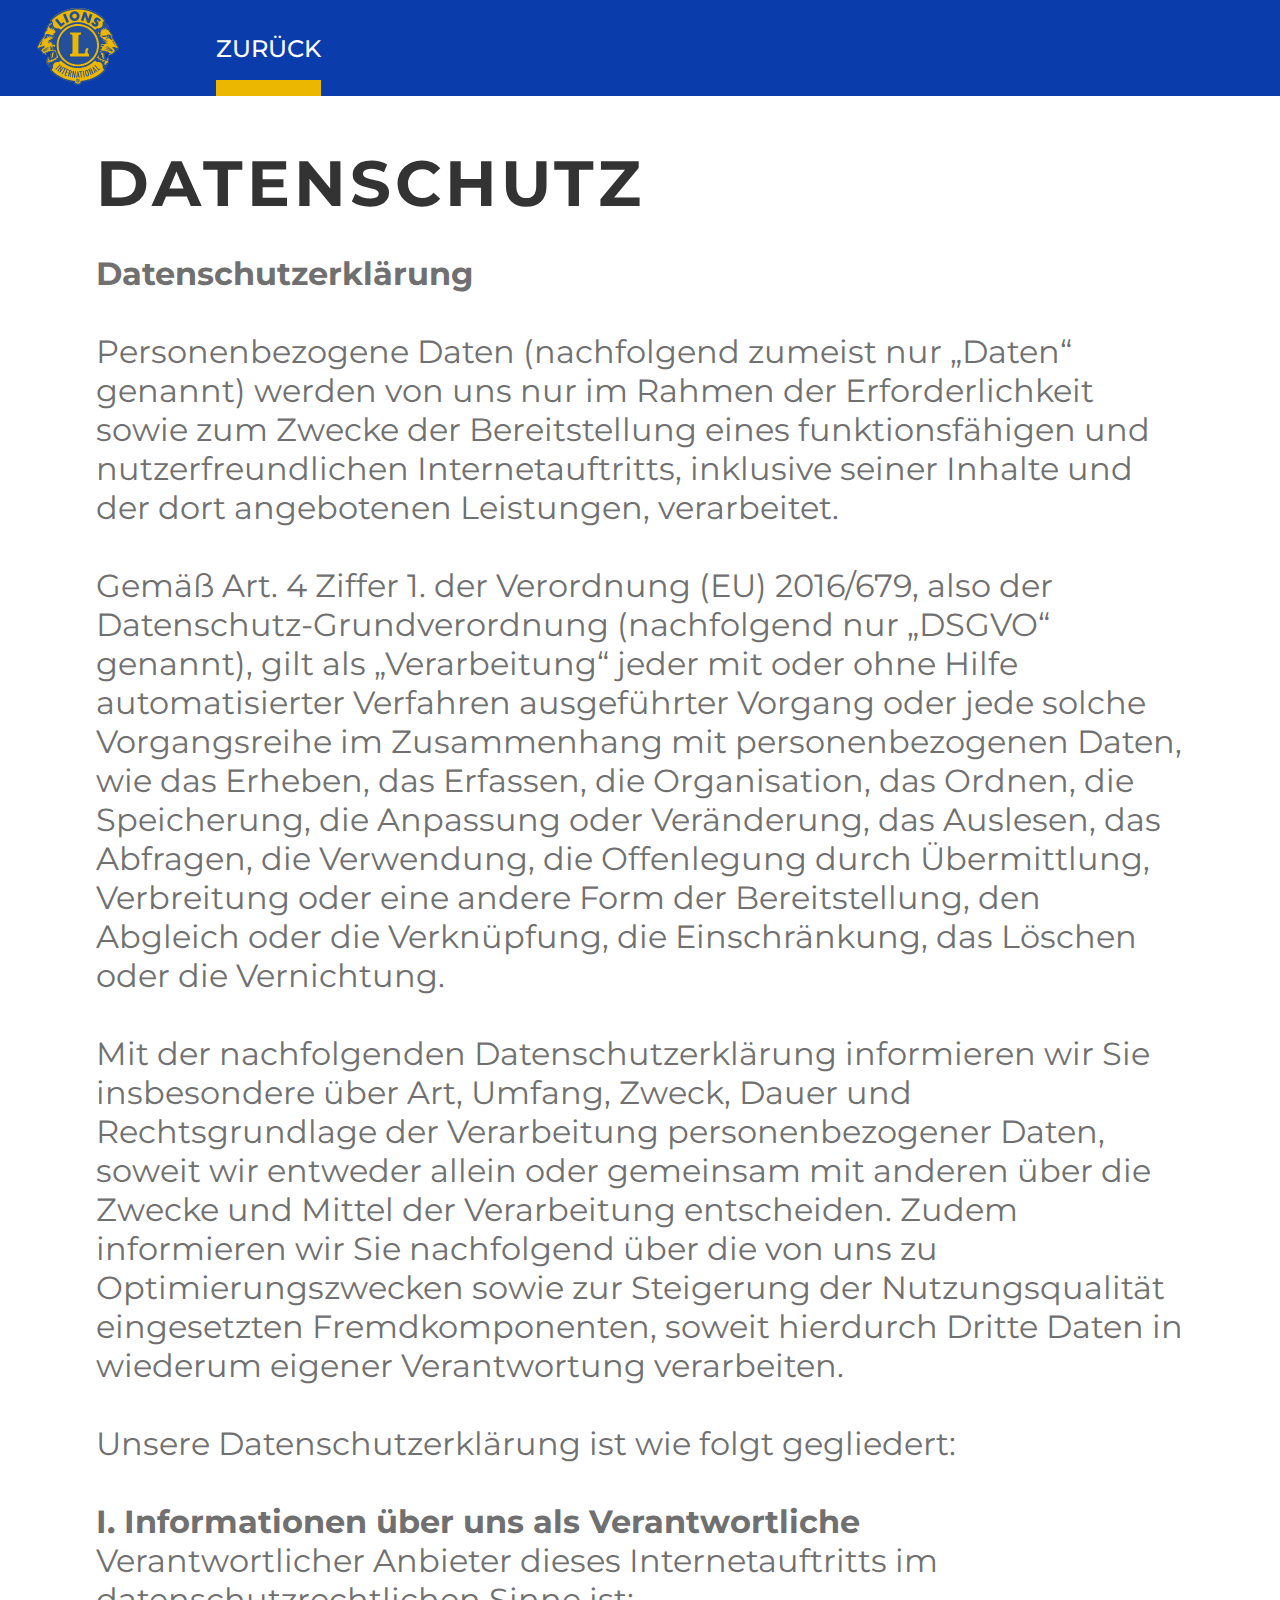
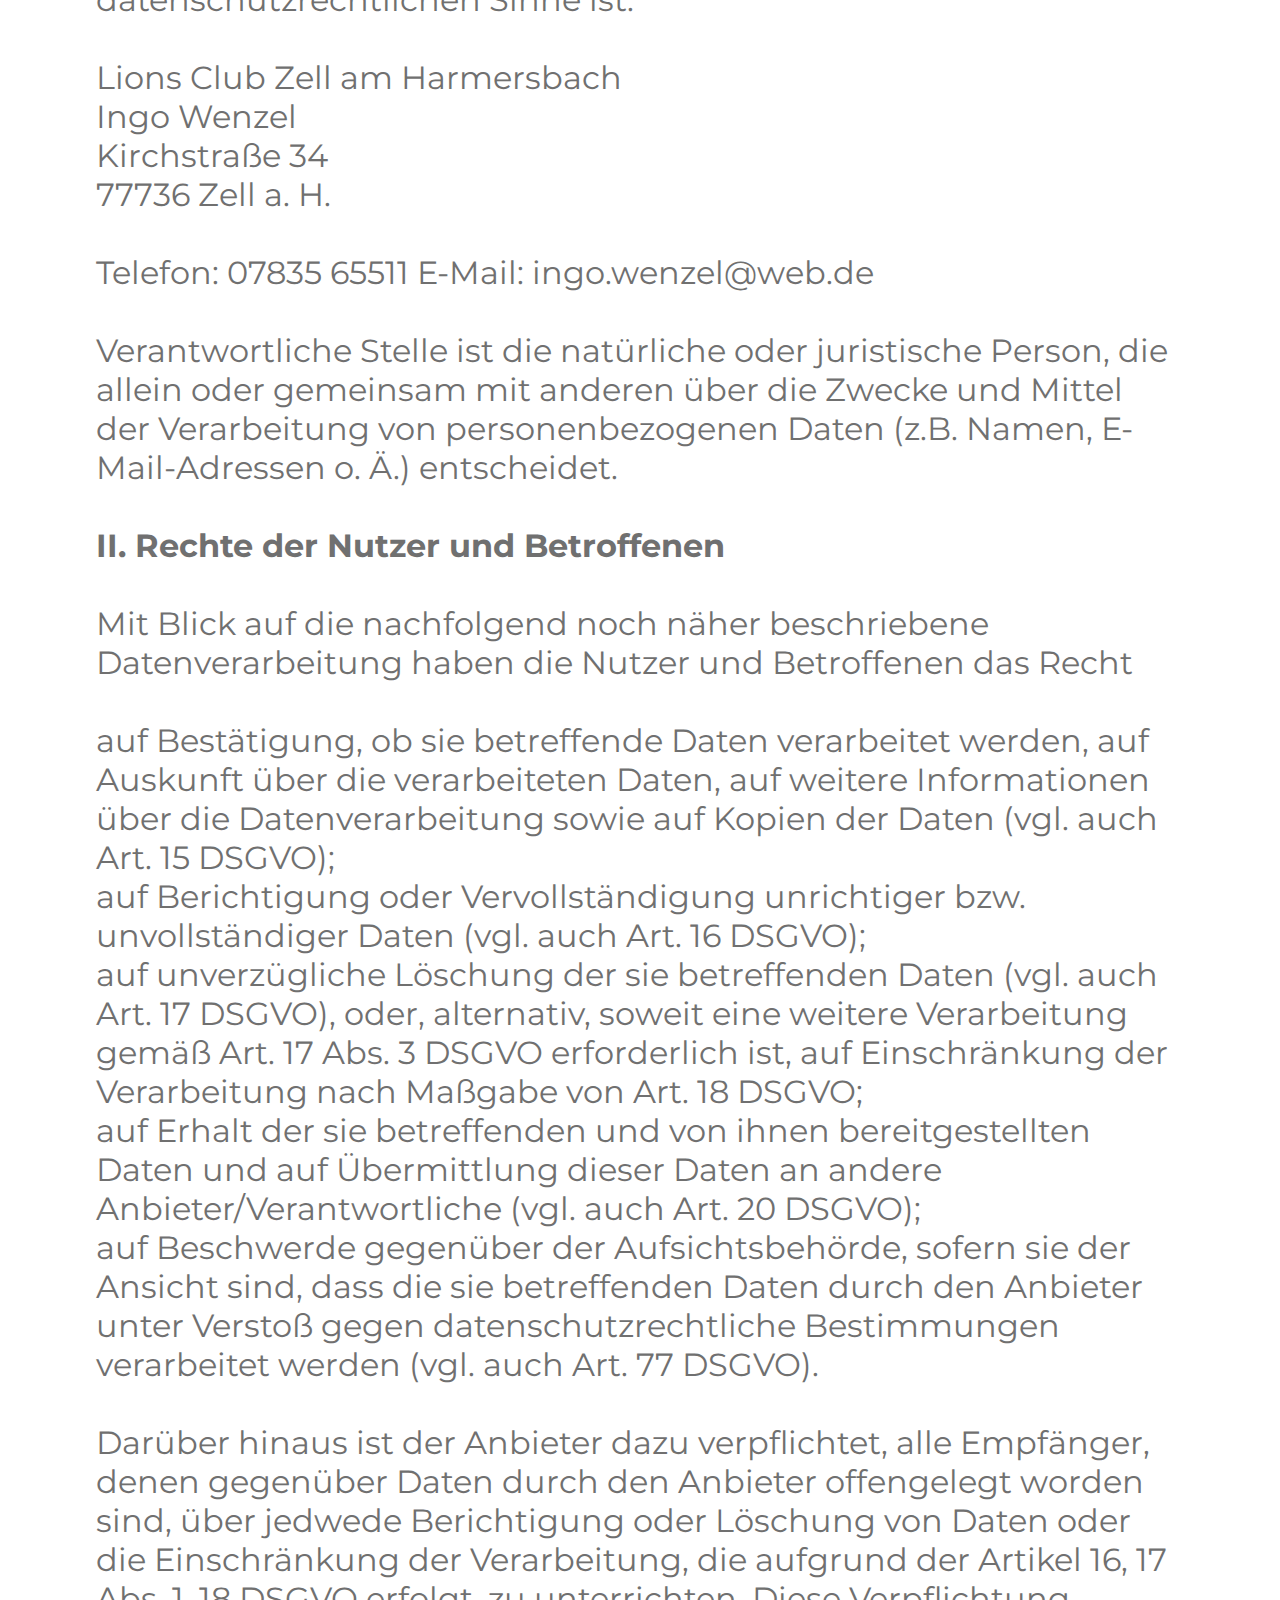
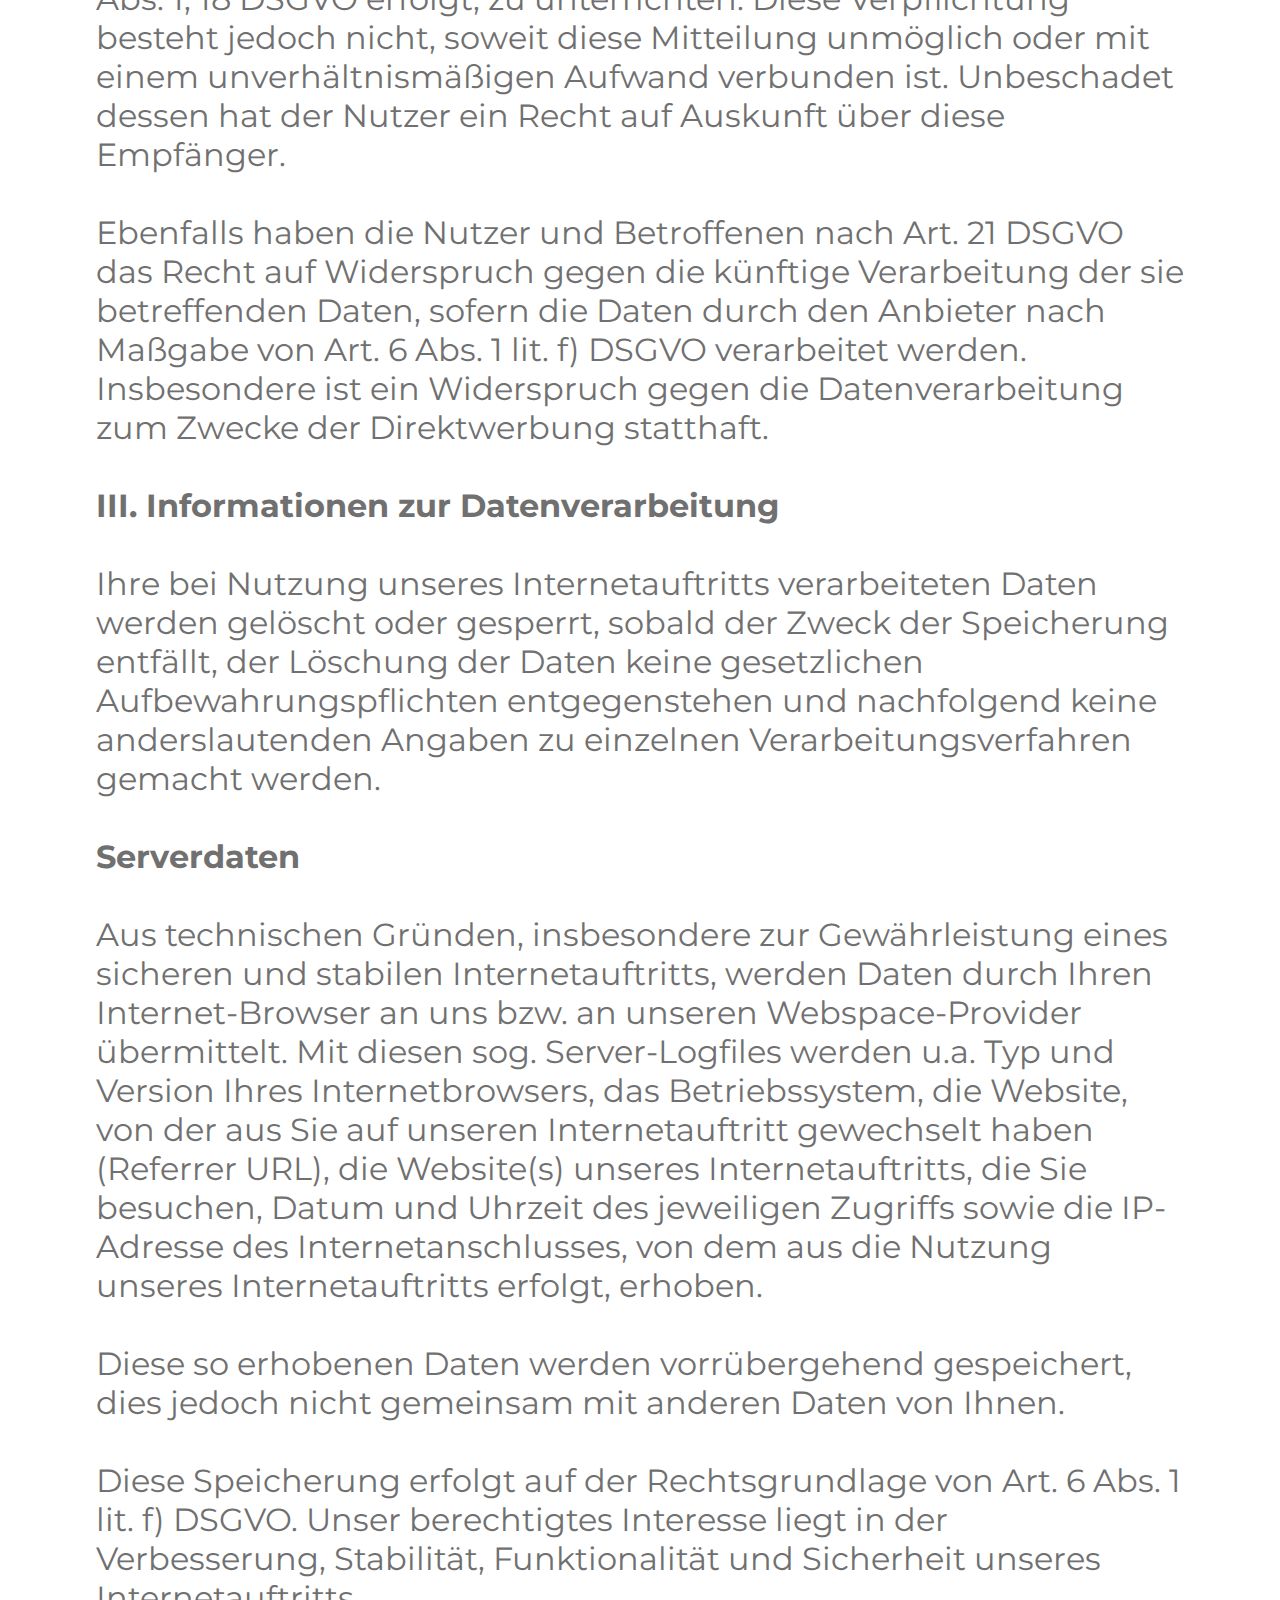
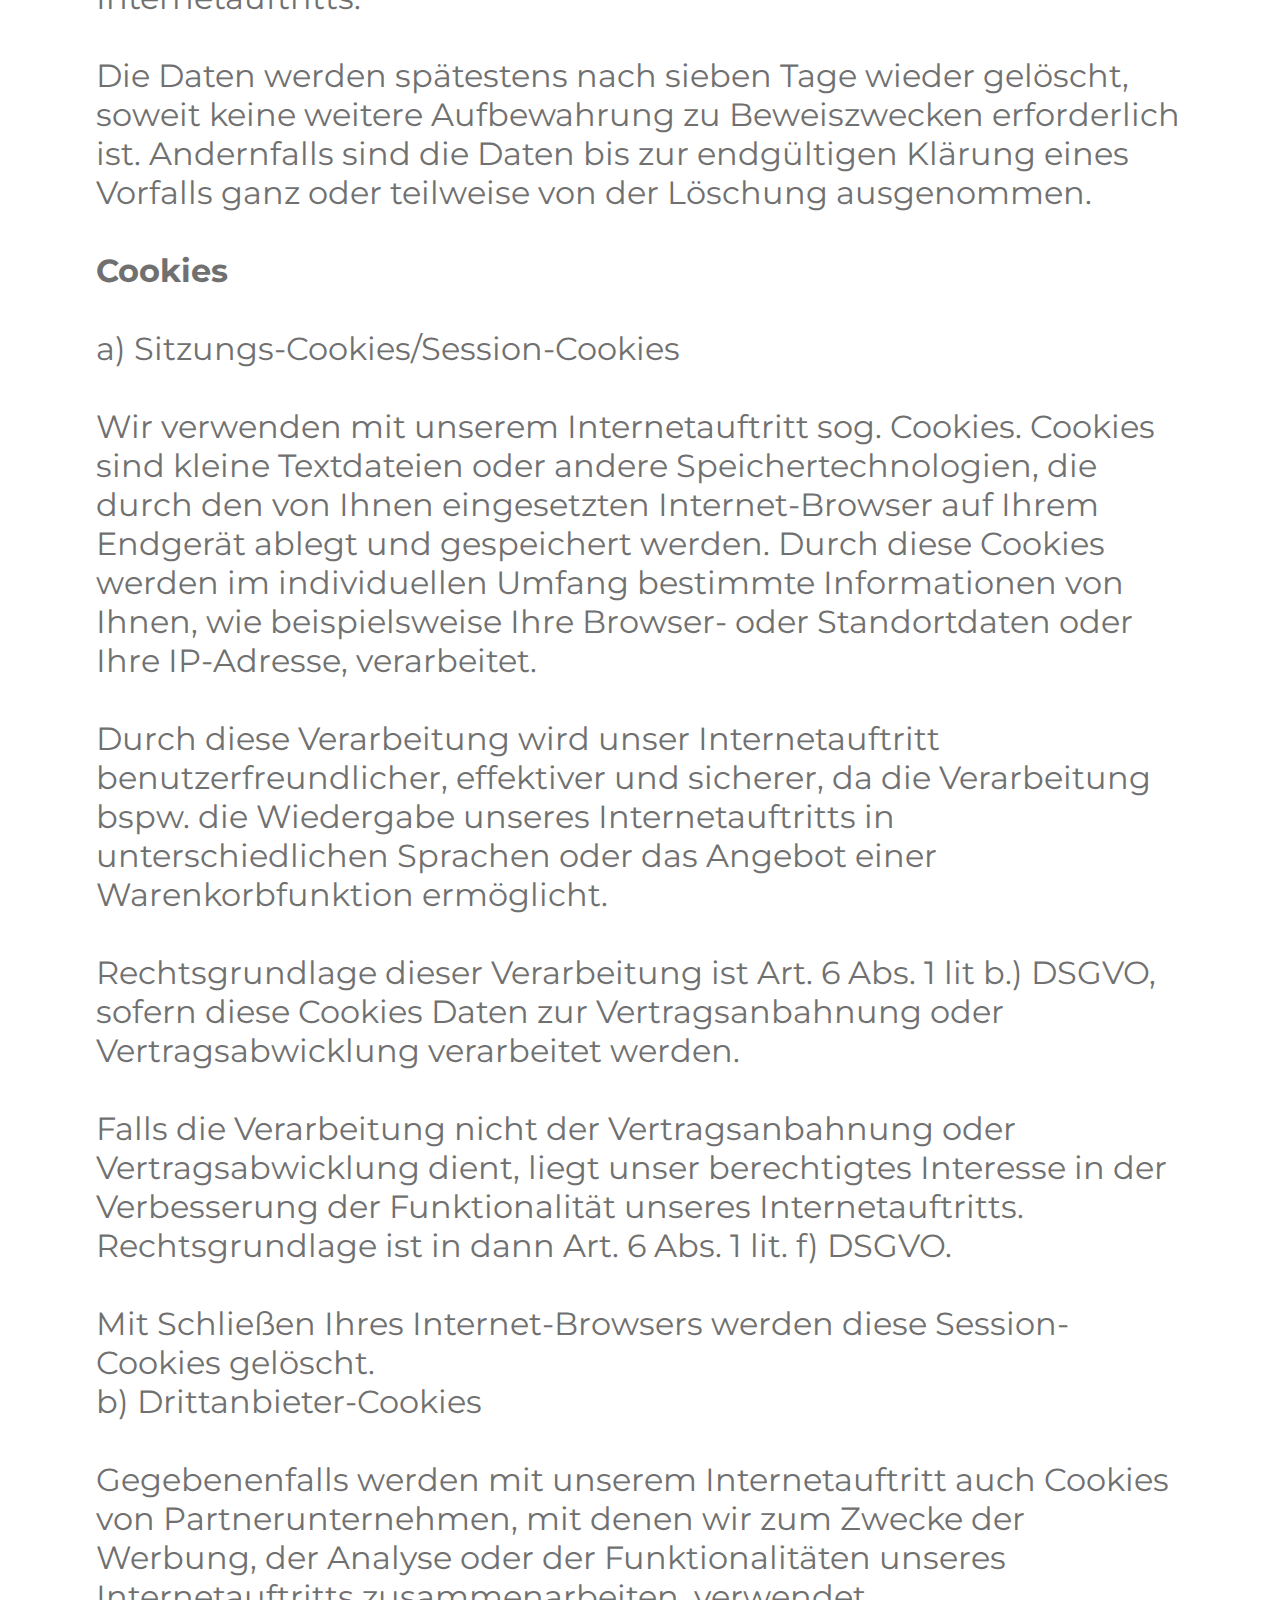
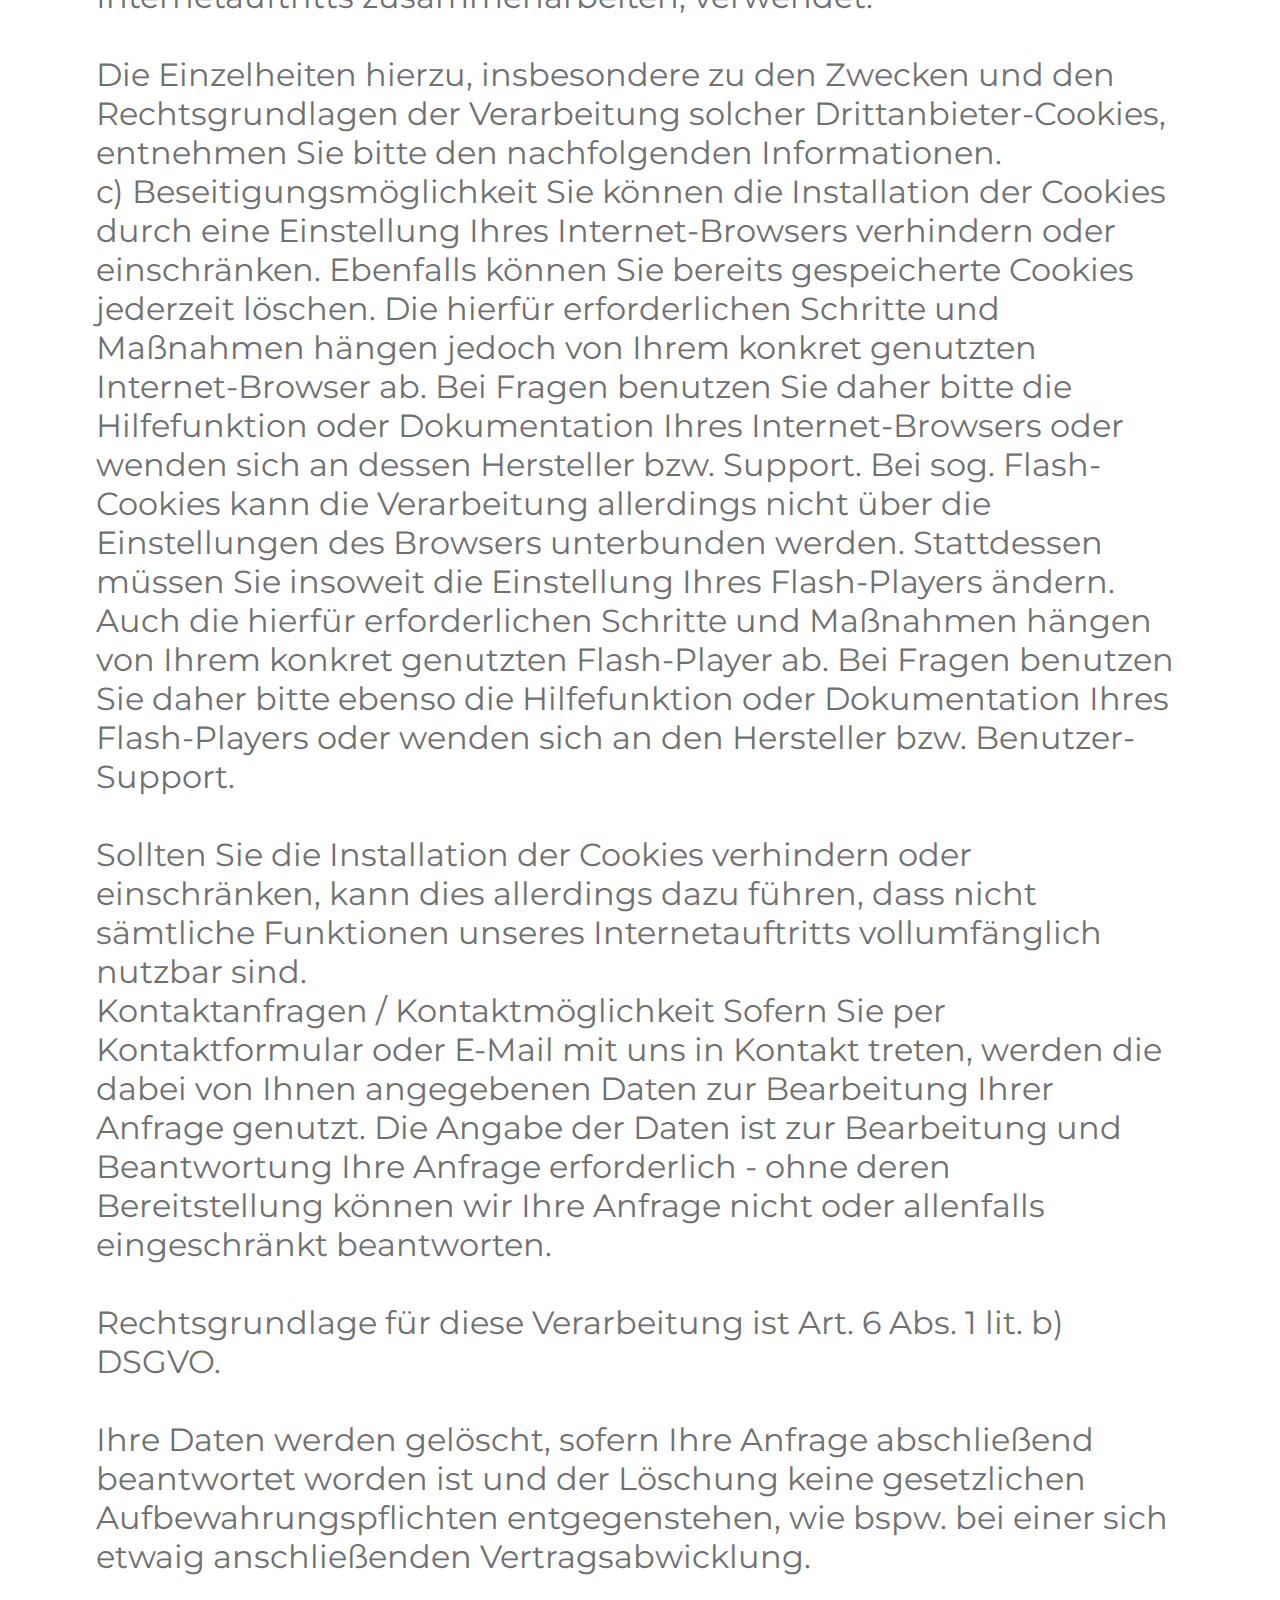
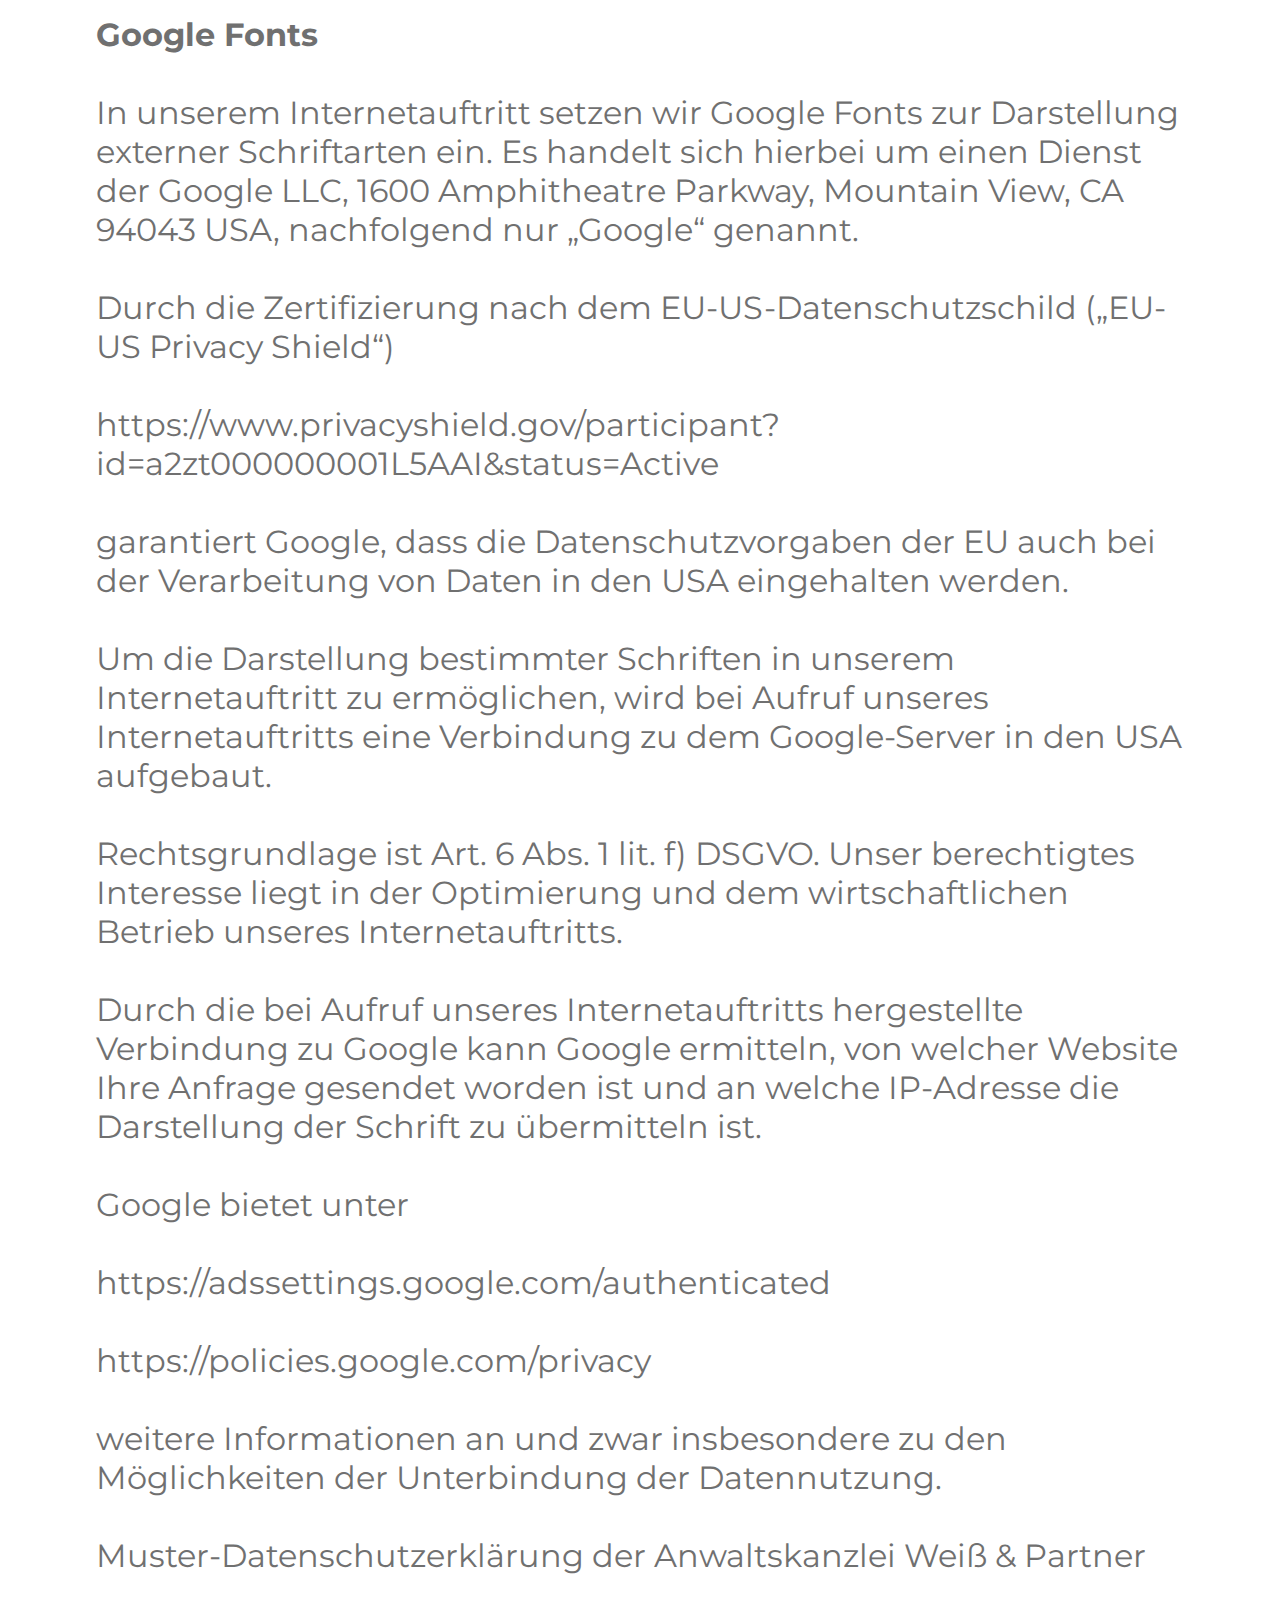
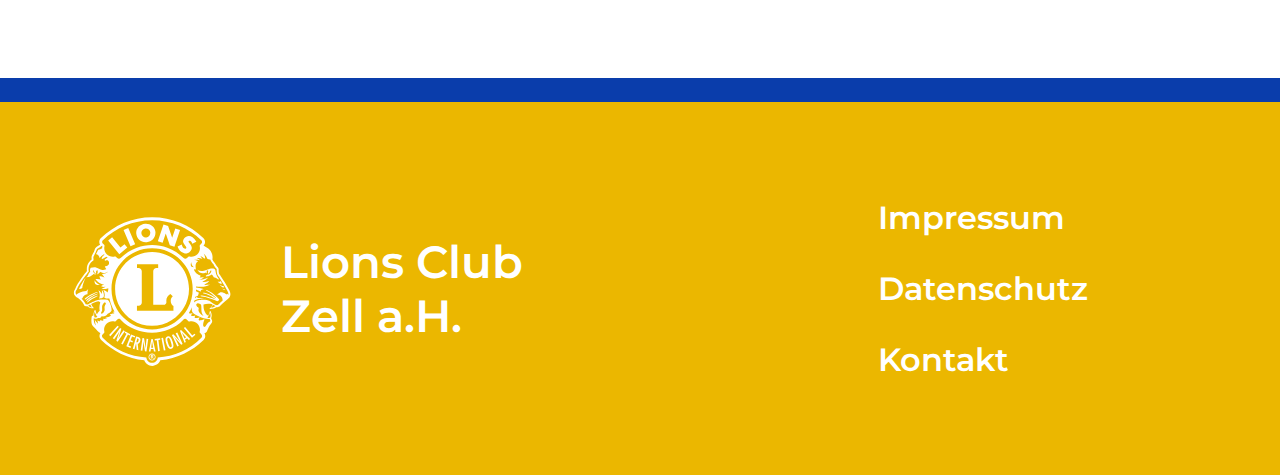
<file: datenschutz.html>
<!DOCTYPE html>
<html lang="de">
<head>
    <meta charset="UTF-8">
    <meta http-equiv="X-UA-Compatible" content="IE=edge">
    <meta name="viewport" content="width=device-width, initial-scale=1.0">
    <meta name="description" content="Lions helfen! Wir helfen in Zell am Harmersbach, dem Kinzigtal und der Ortenau, wo Hilfe gebraucht wird. Ihre Spende an den Lions Club ist willkommen."/>
    <meta name="keywords" content="Lions, Club, Organisation, Zell am Harmersbach, sozial, helfen, Projekte, Unterstützung, Spenden, Ortenau  "/>
    <meta name="robots" content="index"/>
    <meta name="robots" content="follow"/>
    <meta name="author" content="Maik Gebele"/>
    <link href="/img/favico.svg" rel="icon">
    <link rel="preconnect" href="https://fonts.googleapis.com">
    <link rel="preconnect" href="https://fonts.gstatic.com" crossorigin>
    <link href="https://fonts.googleapis.com/css2?family=Montserrat:ital,wght@0,100;0,200;0,300;0,400;0,500;0,600;0,700;0,800;0,900;1,100;1,200;1,300;1,400;1,500;1,600;1,700;1,800;1,900&display=swap" rel="stylesheet">
    <title>Lions Club Zell a.H - Datenschutz</title>
    <link rel="stylesheet" href="css/style.css">
    <script src="https://ajax.googleapis.com/ajax/libs/jquery/3.6.0/jquery.min.js"></script>
</head>
<body>
    <main>
    <section>
        <header class="bg_nav">
            <nav class="container navigation">
                <div class="flex_menu-unterseiten active">
                <a class="logo" href="/index.html">
                    <img src="img/lionlogo_2c.svg" alt='Logo "Lionsclub"'>
                </a>
                <a class="nav_main first-nav active" id="eins" href="/index.html">Zurück</a>
                </div>    
            </nav>
        </header>
    <div class="c-mover"></div>
    
        <div class="content-container">
            <h1 class="content_heading-out">Datenschutz</h1>
            <p class="content_text-out">
                <b>Datenschutzerklärung<br><br></b>

                Personenbezogene Daten (nachfolgend zumeist nur „Daten“ genannt) werden von uns nur im Rahmen der Erforderlichkeit sowie zum Zwecke der Bereitstellung eines funktionsfähigen und nutzerfreundlichen Internetauftritts, inklusive seiner Inhalte und der dort angebotenen Leistungen, verarbeitet.<br><br>
                
                Gemäß Art. 4 Ziffer 1. der Verordnung (EU) 2016/679, also der Datenschutz-Grundverordnung (nachfolgend nur „DSGVO“ genannt), gilt als „Verarbeitung“ jeder mit oder ohne Hilfe automatisierter Verfahren ausgeführter Vorgang oder jede solche Vorgangsreihe im Zusammenhang mit personenbezogenen Daten, wie das Erheben, das Erfassen, die Organisation, das Ordnen, die Speicherung, die Anpassung oder Veränderung, das Auslesen, das Abfragen, die Verwendung, die Offenlegung durch Übermittlung, Verbreitung oder eine andere Form der Bereitstellung, den Abgleich oder die Verknüpfung, die Einschränkung, das Löschen oder die Vernichtung.<br><br>
                
                Mit der nachfolgenden Datenschutzerklärung informieren wir Sie insbesondere über Art, Umfang, Zweck, Dauer und Rechtsgrundlage der Verarbeitung personenbezogener Daten, soweit wir entweder allein oder gemeinsam mit anderen über die Zwecke und Mittel der Verarbeitung entscheiden. Zudem informieren wir Sie nachfolgend über die von uns zu Optimierungszwecken sowie zur Steigerung der Nutzungsqualität eingesetzten Fremdkomponenten, soweit hierdurch Dritte Daten in wiederum eigener Verantwortung verarbeiten.<br><br>
                
                Unsere Datenschutzerklärung ist wie folgt gegliedert:<br><br>
                
                <b>I. Informationen über uns als Verantwortliche<br></b>
                
                Verantwortlicher Anbieter dieses Internetauftritts im datenschutzrechtlichen Sinne ist:<br><br>
                
                Lions Club Zell am Harmersbach<br>
                Ingo Wenzel<br>
                Kirchstraße 34<br>
                77736 Zell a. H.<br><br>
                
                Telefon: 07835 65511
                E-Mail: ingo.wenzel@web.de<br><br>
                
                Verantwortliche Stelle ist die natürliche oder juristische Person, die allein oder gemeinsam mit anderen über die Zwecke und Mittel der Verarbeitung von personenbezogenen Daten (z.B. Namen, E-Mail-Adressen o. Ä.) entscheidet.<br><br>
                
                 
            <b>II. Rechte der Nutzer und Betroffenen<br><br></b>
                
                Mit Blick auf die nachfolgend noch näher beschriebene Datenverarbeitung haben die Nutzer und Betroffenen das Recht<br><br>
                
                    auf Bestätigung, ob sie betreffende Daten verarbeitet werden, auf Auskunft über die verarbeiteten Daten, auf weitere Informationen über die Datenverarbeitung sowie auf Kopien der Daten (vgl. auch Art. 15 DSGVO);<br>
                    auf Berichtigung oder Vervollständigung unrichtiger bzw. unvollständiger Daten (vgl. auch Art. 16 DSGVO);<br>
                    auf unverzügliche Löschung der sie betreffenden Daten (vgl. auch Art. 17 DSGVO), oder, alternativ, soweit eine weitere Verarbeitung gemäß Art. 17 Abs. 3 DSGVO erforderlich ist, auf Einschränkung der Verarbeitung nach Maßgabe von Art. 18 DSGVO;<br>
                    auf Erhalt der sie betreffenden und von ihnen bereitgestellten Daten und auf Übermittlung dieser Daten an andere Anbieter/Verantwortliche (vgl. auch Art. 20 DSGVO);<br>
                    auf Beschwerde gegenüber der Aufsichtsbehörde, sofern sie der Ansicht sind, dass die sie betreffenden Daten durch den Anbieter unter Verstoß gegen datenschutzrechtliche Bestimmungen verarbeitet werden (vgl. auch Art. 77 DSGVO).<br><br>
                
                Darüber hinaus ist der Anbieter dazu verpflichtet, alle Empfänger, denen gegenüber Daten durch den Anbieter offengelegt worden sind, über jedwede Berichtigung oder Löschung von Daten oder die Einschränkung der Verarbeitung, die aufgrund der Artikel 16, 17 Abs. 1, 18 DSGVO erfolgt, zu unterrichten. Diese Verpflichtung besteht jedoch nicht, soweit diese Mitteilung unmöglich oder mit einem unverhältnismäßigen Aufwand verbunden ist. Unbeschadet dessen hat der Nutzer ein Recht auf Auskunft über diese Empfänger.<br><br>
                
                Ebenfalls haben die Nutzer und Betroffenen nach Art. 21 DSGVO das Recht auf Widerspruch gegen die künftige Verarbeitung der sie betreffenden Daten, sofern die Daten durch den Anbieter nach Maßgabe von Art. 6 Abs. 1 lit. f) DSGVO verarbeitet werden. Insbesondere ist ein Widerspruch gegen die Datenverarbeitung zum Zwecke der Direktwerbung statthaft.<br><br>
            <b>III. Informationen zur Datenverarbeitung<br><br></b>
                
                Ihre bei Nutzung unseres Internetauftritts verarbeiteten Daten werden gelöscht oder gesperrt, sobald der Zweck der Speicherung entfällt, der Löschung der Daten keine gesetzlichen Aufbewahrungspflichten entgegenstehen und nachfolgend keine anderslautenden Angaben zu einzelnen Verarbeitungsverfahren gemacht werden.<br><br>
                
                <b>Serverdaten</b><br><br>
                
                Aus technischen Gründen, insbesondere zur Gewährleistung eines sicheren und stabilen Internetauftritts, werden Daten durch Ihren Internet-Browser an uns bzw. an unseren Webspace-Provider übermittelt. Mit diesen sog. Server-Logfiles werden u.a. Typ und Version Ihres Internetbrowsers, das Betriebssystem, die Website, von der aus Sie auf unseren Internetauftritt gewechselt haben (Referrer URL), die Website(s) unseres Internetauftritts, die Sie besuchen, Datum und Uhrzeit des jeweiligen Zugriffs sowie die IP-Adresse des Internetanschlusses, von dem aus die Nutzung unseres Internetauftritts erfolgt, erhoben.<br><br>
                
                Diese so erhobenen Daten werden vorrübergehend gespeichert, dies jedoch nicht gemeinsam mit anderen Daten von Ihnen.<br><br>
                
                Diese Speicherung erfolgt auf der Rechtsgrundlage von Art. 6 Abs. 1 lit. f) DSGVO. Unser berechtigtes Interesse liegt in der Verbesserung, Stabilität, Funktionalität und Sicherheit unseres Internetauftritts.<br><br>
                
                Die Daten werden spätestens nach sieben Tage wieder gelöscht, soweit keine weitere Aufbewahrung zu Beweiszwecken erforderlich ist. Andernfalls sind die Daten bis zur endgültigen Klärung eines Vorfalls ganz oder teilweise von der Löschung ausgenommen.<br><br>
                
                <b>Cookies</b><br><br>

                a) Sitzungs-Cookies/Session-Cookies<br><br>
                
                Wir verwenden mit unserem Internetauftritt sog. Cookies. Cookies sind kleine Textdateien oder andere Speichertechnologien, die durch den von Ihnen eingesetzten Internet-Browser auf Ihrem Endgerät ablegt und gespeichert werden. Durch diese Cookies werden im individuellen Umfang bestimmte Informationen von Ihnen, wie beispielsweise Ihre Browser- oder Standortdaten oder Ihre IP-Adresse, verarbeitet.<br><br>
                
                Durch diese Verarbeitung wird unser Internetauftritt benutzerfreundlicher, effektiver und sicherer, da die Verarbeitung bspw. die Wiedergabe unseres Internetauftritts in unterschiedlichen Sprachen oder das Angebot einer Warenkorbfunktion ermöglicht.<br><br>
                
                Rechtsgrundlage dieser Verarbeitung ist Art. 6 Abs. 1 lit b.) DSGVO, sofern diese Cookies Daten zur Vertragsanbahnung oder Vertragsabwicklung verarbeitet werden.<br><br>
                
                Falls die Verarbeitung nicht der Vertragsanbahnung oder Vertragsabwicklung dient, liegt unser berechtigtes Interesse in der Verbesserung der Funktionalität unseres Internetauftritts. Rechtsgrundlage ist in dann Art. 6 Abs. 1 lit. f) DSGVO.<br><br>
                
                Mit Schließen Ihres Internet-Browsers werden diese Session-Cookies gelöscht.<br>
                b) Drittanbieter-Cookies<br><br>
                
                Gegebenenfalls werden mit unserem Internetauftritt auch Cookies von Partnerunternehmen, mit denen wir zum Zwecke der Werbung, der Analyse oder der Funktionalitäten unseres Internetauftritts zusammenarbeiten, verwendet.<br><br>
                
                Die Einzelheiten hierzu, insbesondere zu den Zwecken und den Rechtsgrundlagen der Verarbeitung solcher Drittanbieter-Cookies, entnehmen Sie bitte den nachfolgenden Informationen.<br>
                c) Beseitigungsmöglichkeit
                
                Sie können die Installation der Cookies durch eine Einstellung Ihres Internet-Browsers verhindern oder einschränken. Ebenfalls können Sie bereits gespeicherte Cookies jederzeit löschen. Die hierfür erforderlichen Schritte und Maßnahmen hängen jedoch von Ihrem konkret genutzten Internet-Browser ab. Bei Fragen benutzen Sie daher bitte die Hilfefunktion oder Dokumentation Ihres Internet-Browsers oder wenden sich an dessen Hersteller bzw. Support. Bei sog. Flash-Cookies kann die Verarbeitung allerdings nicht über die Einstellungen des Browsers unterbunden werden. Stattdessen müssen Sie insoweit die Einstellung Ihres Flash-Players ändern. Auch die hierfür erforderlichen Schritte und Maßnahmen hängen von Ihrem konkret genutzten Flash-Player ab. Bei Fragen benutzen Sie daher bitte ebenso die Hilfefunktion oder Dokumentation Ihres Flash-Players oder wenden sich an den Hersteller bzw. Benutzer-Support.<br><br>
                
                Sollten Sie die Installation der Cookies verhindern oder einschränken, kann dies allerdings dazu führen, dass nicht sämtliche Funktionen unseres Internetauftritts vollumfänglich nutzbar sind.<br>
                Kontaktanfragen / Kontaktmöglichkeit
                
                Sofern Sie per Kontaktformular oder E-Mail mit uns in Kontakt treten, werden die dabei von Ihnen angegebenen Daten zur Bearbeitung Ihrer Anfrage genutzt. Die Angabe der Daten ist zur Bearbeitung und Beantwortung Ihre Anfrage erforderlich - ohne deren Bereitstellung können wir Ihre Anfrage nicht oder allenfalls eingeschränkt beantworten.<br><br>
                
                Rechtsgrundlage für diese Verarbeitung ist Art. 6 Abs. 1 lit. b) DSGVO.<br><br>
                
                Ihre Daten werden gelöscht, sofern Ihre Anfrage abschließend beantwortet worden ist und der Löschung keine gesetzlichen Aufbewahrungspflichten entgegenstehen, wie bspw. bei einer sich etwaig anschließenden Vertragsabwicklung.<br><br>
                
                <b>Google Fonts</b><br><br>
                
                In unserem Internetauftritt setzen wir Google Fonts zur Darstellung externer Schriftarten ein. Es handelt sich hierbei um einen Dienst der Google LLC, 1600 Amphitheatre Parkway, Mountain View, CA 94043 USA, nachfolgend nur „Google“ genannt.<br><br>
                
                Durch die Zertifizierung nach dem EU-US-Datenschutzschild („EU-US Privacy Shield“)<br><br>
                
                https://www.privacyshield.gov/participant?id=a2zt000000001L5AAI&status=Active<br><br>
                
                garantiert Google, dass die Datenschutzvorgaben der EU auch bei der Verarbeitung von Daten in den USA eingehalten werden.<br><br>
                
                Um die Darstellung bestimmter Schriften in unserem Internetauftritt zu ermöglichen, wird bei Aufruf unseres Internetauftritts eine Verbindung zu dem Google-Server in den USA aufgebaut.<br><br>
                
                Rechtsgrundlage ist Art. 6 Abs. 1 lit. f) DSGVO. Unser berechtigtes Interesse liegt in der Optimierung und dem wirtschaftlichen Betrieb unseres Internetauftritts.<br><br>
                
                Durch die bei Aufruf unseres Internetauftritts hergestellte Verbindung zu Google kann Google ermitteln, von welcher Website Ihre Anfrage gesendet worden ist und an welche IP-Adresse die Darstellung der Schrift zu übermitteln ist.<br><br>
                
                Google bietet unter<br><br>
                
                https://adssettings.google.com/authenticated<br><br>
                
                https://policies.google.com/privacy<br><br>
                
                weitere Informationen an und zwar insbesondere zu den Möglichkeiten der Unterbindung der Datennutzung.<br><br>
                
                Muster-Datenschutzerklärung der Anwaltskanzlei Weiß & Partner<br><br>
            </p>
        </div>
    </section>
    </main>
    <div class="blauerstrich"></div>
    <footer class="footer-bg">
        <div class="footer-Logo">
            <img src="img/lionlogo_weiß.svg" alt="lions-logo">
            <h3 class="footer-heading">Lions Club Zell a.H.</h3>
        </div>
        <div class="footer-link">
            <a class="footer-links" href="/impressum.html">Impressum</a>
            <a class="footer-links" href="#">Datenschutz</a>
            <a class="footer-links" href="/kontakt.html">Kontakt</a>
        </div>
    </footer>
    <script src="js/main.js"></script>
</body>
</html>
</file>
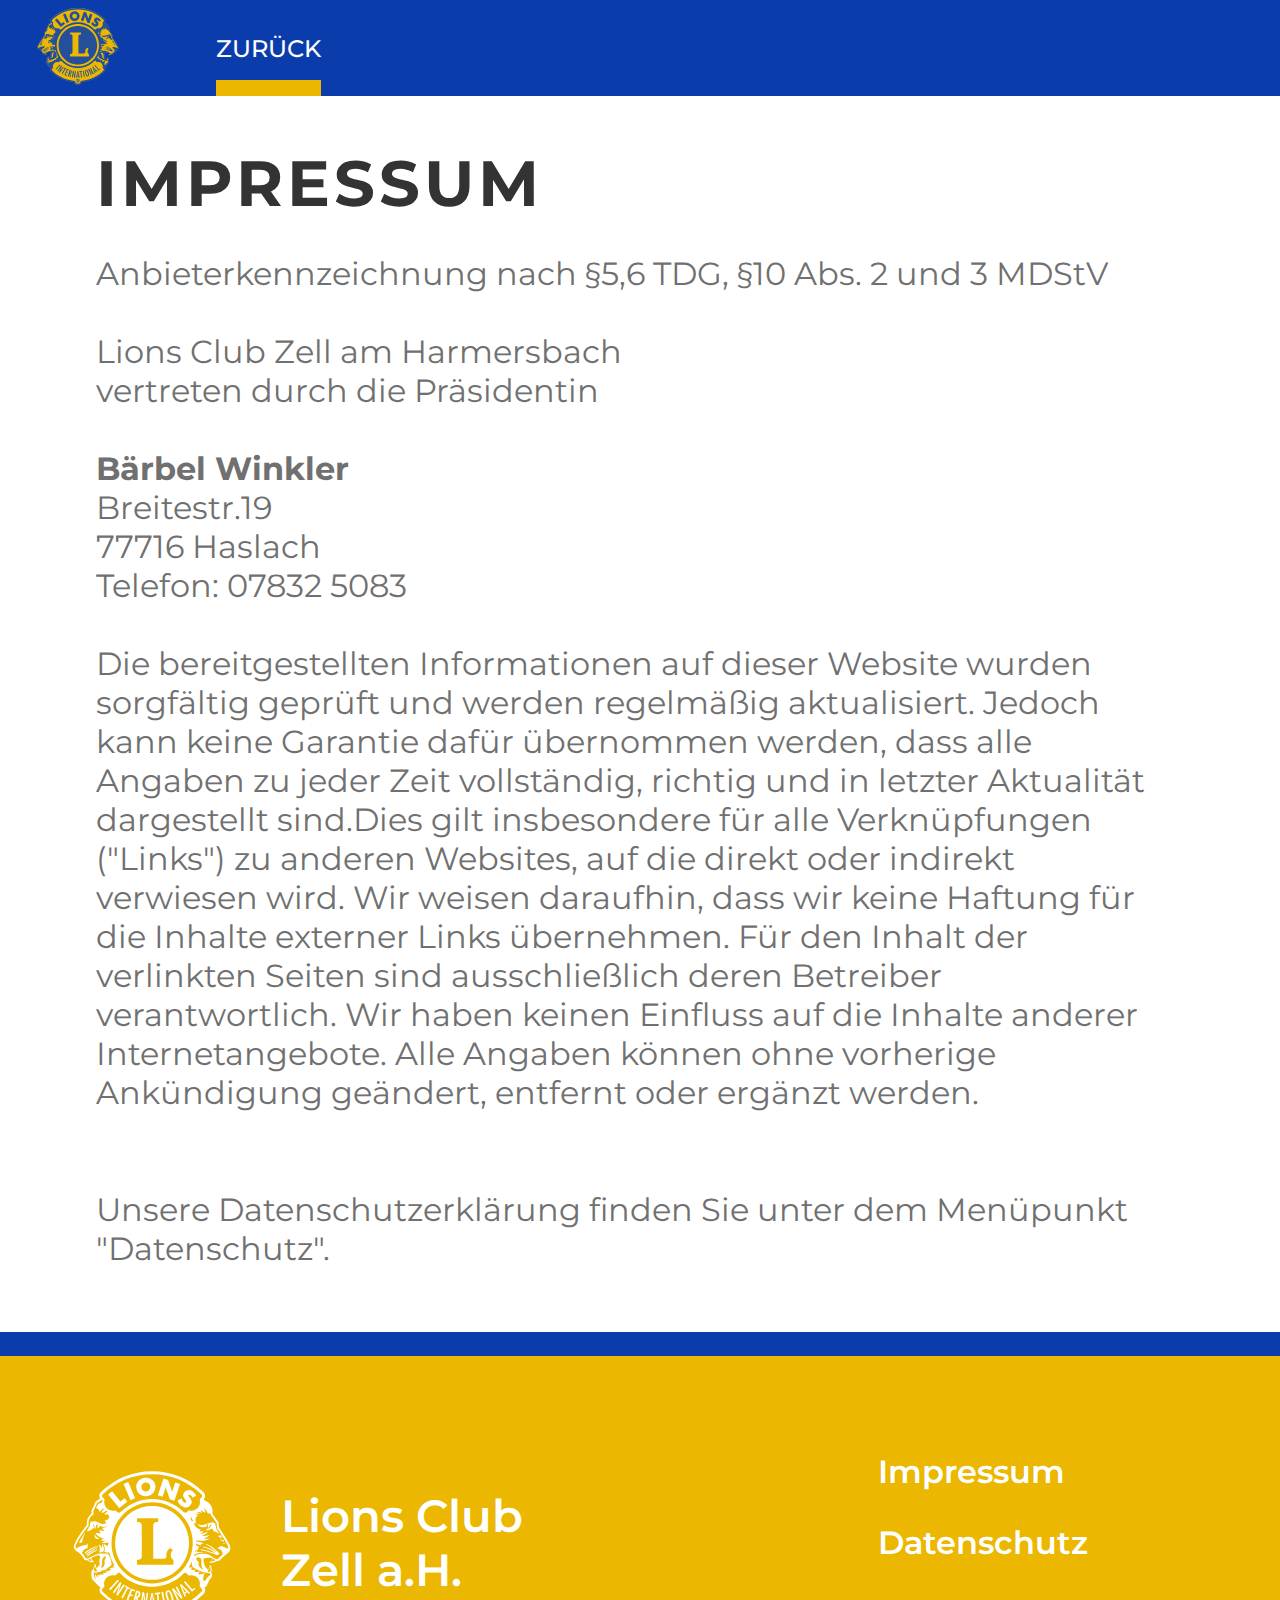
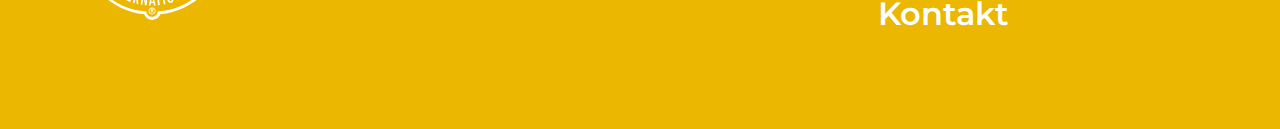
<file: impressum.html>
<!DOCTYPE html>
<html lang="de">
<head>
    <meta charset="UTF-8">
    <meta http-equiv="X-UA-Compatible" content="IE=edge">
    <meta name="viewport" content="width=device-width, initial-scale=1.0">
    <meta name="description" content="Lions helfen! Wir helfen in Zell am Harmersbach, dem Kinzigtal und der Ortenau, wo Hilfe gebraucht wird. Ihre Spende an den Lions Club ist willkommen."/>
    <meta name="keywords" content="Lions, Club, Organisation, Zell am Harmersbach, sozial, helfen, Projekte, Unterstützung, Spenden, Ortenau  "/>
    <meta name="robots" content="index"/>
    <meta name="robots" content="follow"/>
    <meta name="author" content="Maik Gebele"/>
    <link href="/img/favico.svg" rel="icon">
    <link rel="preconnect" href="https://fonts.googleapis.com">
    <link rel="preconnect" href="https://fonts.gstatic.com" crossorigin>
    <link href="https://fonts.googleapis.com/css2?family=Montserrat:ital,wght@0,100;0,200;0,300;0,400;0,500;0,600;0,700;0,800;0,900;1,100;1,200;1,300;1,400;1,500;1,600;1,700;1,800;1,900&display=swap" rel="stylesheet">
    <title>Lions Club Zell a.H - Impressum</title>
    <link rel="stylesheet" href="css/style.css">
    <script src="https://ajax.googleapis.com/ajax/libs/jquery/3.6.0/jquery.min.js"></script>
</head>
<body>
    <main>
    <section>
        <header class="bg_nav">
            <nav class="container navigation">
                <div class="flex_menu-unterseiten active">
                <a class="logo" href="/index.html">
                    <img src="img/lionlogo_2c.svg" alt='Logo "Lionsclub"'>
                </a>
                <a class="nav_main first-nav active" id="eins" href="/index.html">Zurück</a>
                </div>    
            </nav>
        </header>
    <div class="c-mover"></div>
        <div class="content-container">
            <h1 class="content_heading-out">Impressum</h1>
            <p class="content_text-out">
                Anbieterkennzeichnung nach §5,6 TDG, §10 Abs. 2 und 3 MDStV<br><br>

                Lions Club Zell am Harmersbach<br>
                vertreten durch die Präsidentin<br><br>
                <b>Bärbel Winkler</b><br>
                Breitestr.19<br>
                77716 Haslach<br>
                Telefon: 07832 5083
                <br><br>
 
                
                Die bereitgestellten Informationen auf dieser Website wurden sorgfältig geprüft und werden regelmäßig aktualisiert.
                Jedoch kann keine Garantie dafür übernommen werden, dass alle Angaben zu jeder Zeit vollständig,
                richtig und in letzter Aktualität dargestellt sind.Dies gilt insbesondere für alle Verknüpfungen ("Links") zu anderen
                Websites, auf die direkt oder indirekt verwiesen wird. Wir weisen daraufhin, dass wir  keine Haftung für die Inhalte
                externer Links übernehmen. Für den Inhalt der verlinkten Seiten sind ausschließlich deren Betreiber verantwortlich.
                Wir haben keinen Einfluss auf die Inhalte anderer Internetangebote. Alle Angaben können ohne vorherige
                Ankündigung geändert, entfernt oder ergänzt werden.<br><br><br>
                
                 
                Unsere Datenschutzerklärung finden Sie unter dem Menüpunkt "Datenschutz".
            </p>
        </div>
    </section>
    </main>
    <div class="blauerstrich"></div>
    <footer class="footer-bg">
        <div class="footer-Logo">
            <img src="img/lionlogo_weiß.svg" alt="lions-logo">
            <h3 class="footer-heading">Lions Club Zell a.H.</h3>
        </div>
        <div class="footer-link">
            <a class="footer-links" href="#">Impressum</a>
            <a class="footer-links" href="/datenschutz.html">Datenschutz</a>
            <a class="footer-links" href="/kontakt.html">Kontakt</a>
        </div>
    </footer>
    <script src="js/main.js"></script>
</body>
</html>
</file>
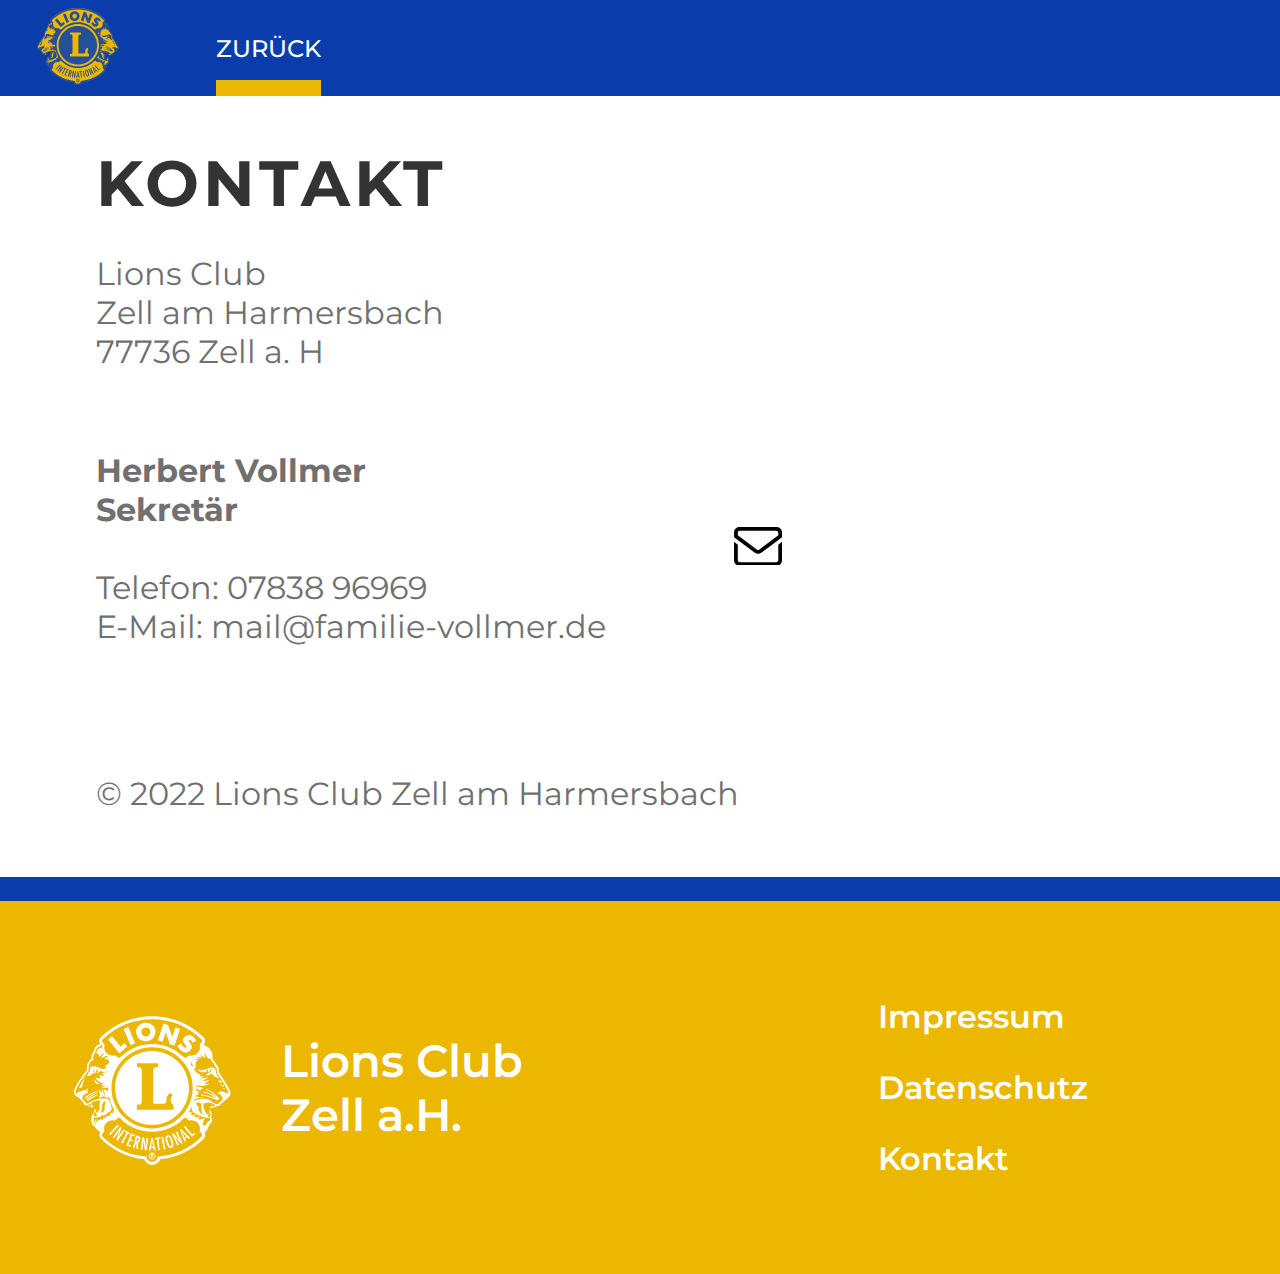
<file: kontakt.html>
<!DOCTYPE html>
<html lang="de">
<head>
    <meta charset="UTF-8">
    <meta http-equiv="X-UA-Compatible" content="IE=edge">
    <meta name="viewport" content="width=device-width, initial-scale=1.0">
    <meta name="description" content="Lions helfen! Wir helfen in Zell am Harmersbach, dem Kinzigtal und der Ortenau, wo Hilfe gebraucht wird. Ihre Spende an den Lions Club ist willkommen."/>
    <meta name="keywords" content="Lions, Club, Organisation, Zell am Harmersbach, sozial, helfen, Projekte, Unterstützung, Spenden, Ortenau  "/>
    <meta name="robots" content="index"/>
    <meta name="robots" content="follow"/>
    <meta name="author" content="Maik Gebele"/>
    <link href="/img/favico.svg" rel="icon">
    <link rel="preconnect" href="https://fonts.googleapis.com">
    <link rel="preconnect" href="https://fonts.gstatic.com" crossorigin>
    <link href="https://fonts.googleapis.com/css2?family=Montserrat:ital,wght@0,100;0,200;0,300;0,400;0,500;0,600;0,700;0,800;0,900;1,100;1,200;1,300;1,400;1,500;1,600;1,700;1,800;1,900&display=swap" rel="stylesheet">
    <title>Lions Club Zell a.H - Kontakt</title>
    <link rel="stylesheet" href="css/style.css">
    <script src="https://ajax.googleapis.com/ajax/libs/jquery/3.6.0/jquery.min.js"></script>
</head>
<body>
    <main>
    <section>
        <header class="bg_nav">
            <nav class="container navigation">
                <div class="flex_menu-unterseiten active">
                <a class="logo" href="/index.html">
                    <img src="img/lionlogo_2c.svg" alt='Logo "Lionsclub"'>
                </a>
                <a class="nav_main first-nav active" id="eins" href="/index.html">Zurück</a>
                </div>    
            </nav>
        </header>
    <div class="c-mover"></div>
        <div class="content-container">
            <h1 class="content_heading-out">Kontakt</h1>
            <p class="content_text-out">
                Lions Club <br>
                Zell am Harmersbach <br>
                77736 Zell a. H<br>
            </p>
            <div class="kontakt-container">
                <div class="content_text-out">
                    <p>
                        <b>Herbert Vollmer <br>
                            Sekretär</b><br><br>
                        Telefon: 07838 96969<br>
                        E-Mail: mail@familie-vollmer.de
                    </p>
                </div>
                <div class="kontakt-svg">  
                    <a href="mailto:mail@familie-vollmer.de">
                        
                        <svg version="1.1" id="kontakt-img-2" xmlns="http://www.w3.org/2000/svg" xmlns:xlink="http://www.w3.org/1999/xlink" x="0px" y="0px"
                        viewBox="0 0 350 284.3" style="enable-background:new 0 0 350 284.3;" xml:space="preserve">
                        <g>
                        <path class="st0" d="M348.1,110.2c-7.6,5.6-15.1,11.3-22.8,16.8c-1.8,1.3-2.3,2.7-2.3,4.8c0.1,36.3,0.1,72.7,0,109
                            c0,10.3-5.5,15.8-15.7,15.8c-87.9,0-175.8,0-263.8,0c-10.3,0-15.8-5.5-15.8-15.8c0-36.3,0-72.7,0-109c0-2.1-0.5-3.5-2.3-4.8
                            c-7.7-5.6-15.4-11.3-23-17c-0.5-0.4-1-1.4-2.1-0.7c0,1,0,2,0,3c0,43.6,0,87.2,0,130.9C0.3,265.6,18.6,284,41,284
                            c89.5,0,179,0,268.6,0c14.9,0,26.2-6.9,34.5-19.2c3.2-4.8,4.5-10.3,6.2-15.6c0-46.7,0-93.4,0-140.1
                            C349.2,108.7,348.7,109.7,348.1,110.2z"/>
                        <path class="st0" d="M349.6,32.7c-3.7-18.7-20.5-33-38.9-33c-90.2,0-180.4,0-270.7,0C19-0.3,0.5,18.4,0.4,39.5
                            c0,10.7,0.1,21.4-0.1,32.1c0,2.1,0.6,3.5,2.3,4.8c49,36.4,98,72.9,147.1,109.3c16.3,12.1,34.8,12.2,51.1,0.1
                            c35.4-26.3,70.8-52.6,106.2-78.9c14.4-10.7,28.9-21.3,43.3-32c0-13.4,0-26.9,0-40.3C349.6,34.1,349.8,33.3,349.6,32.7z M321,62.2
                            c-45.4,33.7-90.7,67.4-136,101.1c-7,5.2-12.2,5.1-19.2-0.1C120.5,129.6,75.3,96,30,62.4c-1.6-1.2-2.4-2.3-2.3-4.4
                            c0.2-5.3,0-10.7,0.1-16.1c0-9.1,5.8-14.9,14.9-14.9c44.3,0,88.6,0,132.9,0c43.8,0,87.7,0,131.5,0c10.5,0,15.9,5.4,15.9,16
                            c0,5-0.1,10,0,15C323.1,59.9,322.5,61,321,62.2z"/>
                        </g>
                        </svg>
                    </a>
                </div>  
            </div>
            <div class="copyright">
                <p class="content_text-out">
                    © 2022 Lions Club Zell am Harmersbach
                </p>
            </div>
        </div>
    </section>
    </main>
    <div class="blauerstrich"></div>
    <footer class="footer-bg">
        <div class="footer-Logo">
            <img src="img/lionlogo_weiß.svg" alt="lions-logo">
            <h3 class="footer-heading">Lions Club Zell a.H.</h3>
        </div>
        <div class="footer-link">
            <a class="footer-links" href="/impressum.html">Impressum</a>
            <a class="footer-links" href="/datenschutz.html">Datenschutz</a>
            <a class="footer-links" href="#">Kontakt</a>
        </div>
    </footer>
    <script src="js/main.js"></script>
</body>
</html>
</file>
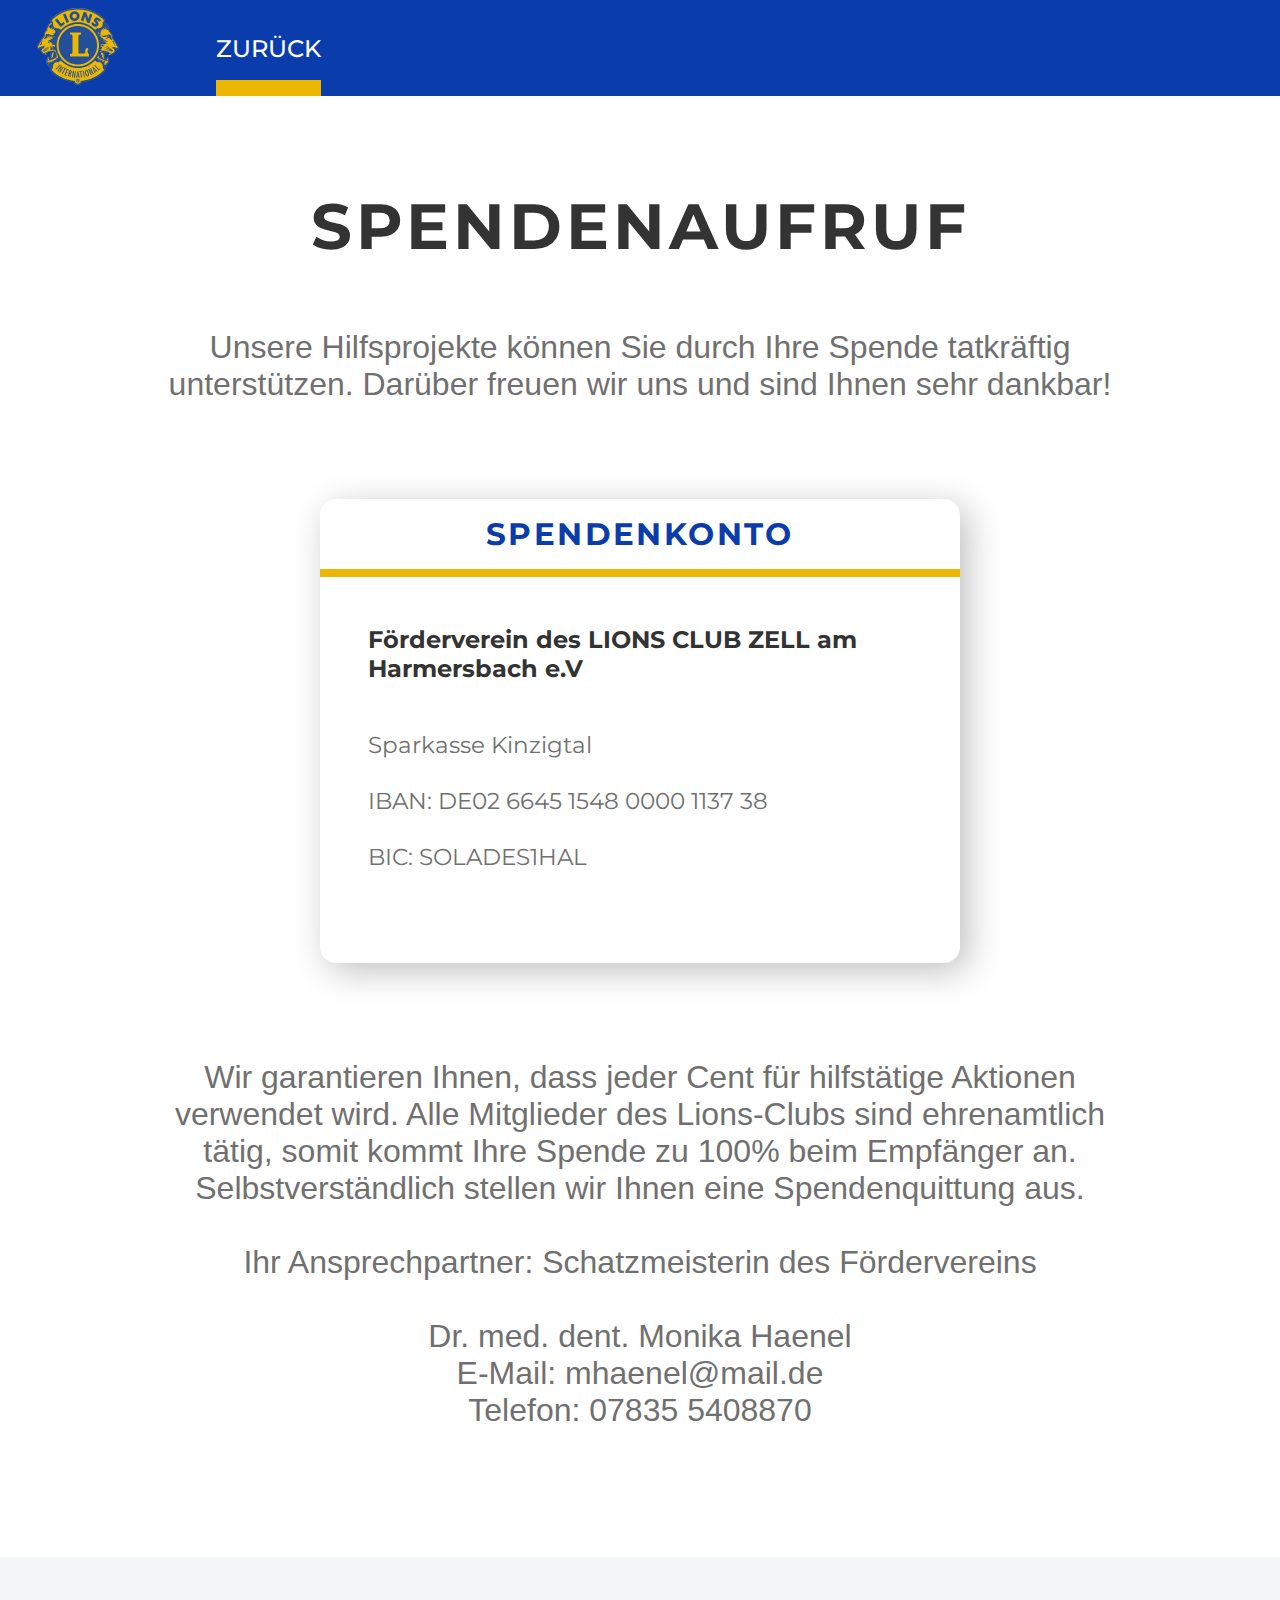
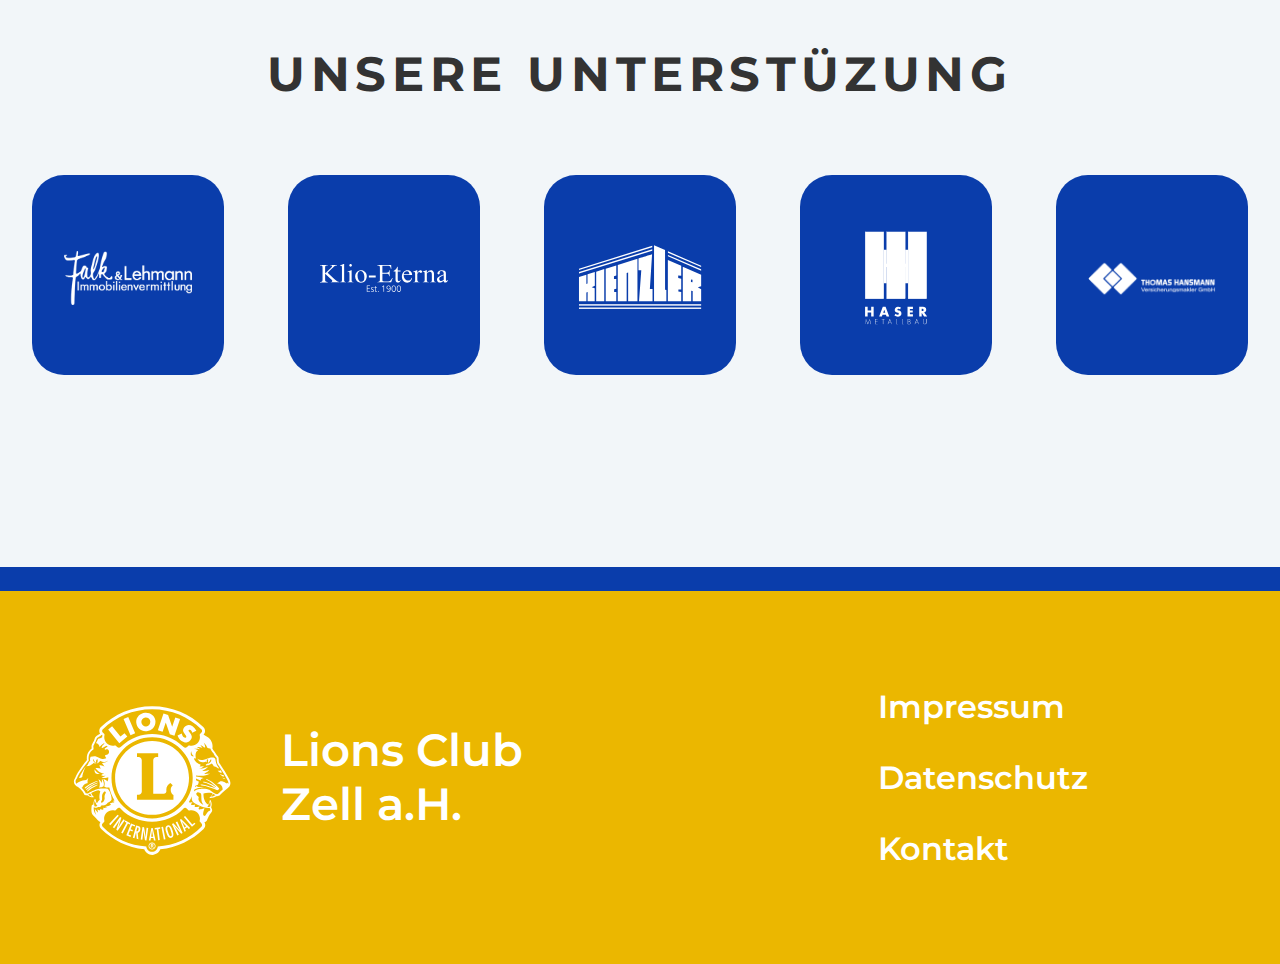
<file: spenden.html>
<!DOCTYPE html>
<html lang="de">
<head>
    <meta charset="UTF-8">
    <meta http-equiv="X-UA-Compatible" content="IE=edge">
    <meta name="viewport" content="width=device-width, initial-scale=1.0">
    <meta name="description" content="Lions helfen! Wir helfen in Zell am Harmersbach, dem Kinzigtal und der Ortenau, wo Hilfe gebraucht wird. Ihre Spende an den Lions Club ist willkommen."/>
    <meta name="keywords" content="Lions, Club, Organisation, Zell am Harmersbach, sozial, helfen, Projekte, Unterstützung, Spenden, Ortenau  "/>
    <meta name="robots" content="index"/>
    <meta name="robots" content="follow"/>
    <meta name="author" content="Maik Gebele"/>
    <link href="/img/favico.svg" rel="icon">
    <link rel="preconnect" href="https://fonts.googleapis.com">
    <link rel="preconnect" href="https://fonts.gstatic.com" crossorigin>
    <link href="https://fonts.googleapis.com/css2?family=Montserrat:ital,wght@0,100;0,200;0,300;0,400;0,500;0,600;0,700;0,800;0,900;1,100;1,200;1,300;1,400;1,500;1,600;1,700;1,800;1,900&display=swap" rel="stylesheet">
    <title>Lions Club Zell a.H - Spenden</title>
    <link rel="stylesheet" href="css/style.css">
    <script src="https://ajax.googleapis.com/ajax/libs/jquery/3.6.0/jquery.min.js"></script>
</head>
<body>
    <main>
    <section class="hero" id="home">
        <header class="bg_nav">
            <nav class="container navigation">
                <div class="flex_menu-unterseiten active">
                <a class="logo" href="/index.html">
                    <img src="img/lionlogo_2c.svg" alt='Logo "Lionsclub"'>
                </a>
                <a  class="nav_main first-nav active" id="eins" href="javascript:history.go(-1)">Zurück</a>
                </div>    
            </nav>
        </header>
        <div class="c-mover"></div>

    <section>
        <div class="content-container-spenden">
                <h1 class="content_heading">Spendenaufruf</h1>
                <p class="content_text-spenden">Unsere Hilfsprojekte können Sie durch Ihre Spende tatkräftig unterstützen.
                    Darüber freuen wir uns und sind Ihnen sehr dankbar!
                    </p>
                <div class="spendenkonto">
                    <h2>Spendenkonto</h2>
                    <div class="linie-spenden"></div>
                    <div class="inhalt-spenden">
                    <h3>Förderverein des LIONS CLUB ZELL am Harmersbach e.V</h3>
                    <p>
                    Sparkasse Kinzigtal<br><br>
                    
                    IBAN: DE02 6645 1548 0000 1137 38<br><br>
                    
                    BIC: SOLADES1HAL<br><br>
                    </p>
                    </div>
                </div>
                <p class="content_text-spenden">Wir garantieren Ihnen, dass jeder Cent für hilfstätige Aktionen verwendet 
                    wird. Alle Mitglieder des Lions-Clubs sind ehrenamtlich tätig, somit kommt
                    Ihre Spende zu 100% beim Empfänger an. Selbstverständlich stellen wir
                    Ihnen eine Spendenquittung aus.<br><br>           
                    
                    Ihr Ansprechpartner: Schatzmeisterin des Fördervereins<br><br>
                    Dr. med. dent. Monika Haenel<br>
                    E-Mail: mhaenel@mail.de<br>
                    Telefon: 07835 5408870</p>
                <div class="invest-bg">
                    <h2 class="heading-investor">Unsere unterstüzung</h2>
                <div class="investoren-container">
                    <div class="investor-wrap">
                        <a class="investor" href="https://www.falk-partner.de/"><img src="/img/investoren/Falk.png" alt="Falk Lehmann Logo"></a>
                    </div>
                    <div class="investor-wrap">
                        <a class="investor" href="https://www.klio.com/de"><img src="/img/investoren/Klio-eterna.svg" alt="klio-eterna Logo"></a>
                    </div>
                    <div class="investor-wrap">
                        <a class="investor" href="https://www.kienzler.com/"><img src="/img/investoren/Kienzler.svg" alt="Kienzler Logo"></a>
                    </div>
                    <div class="investor-wrap">
                        <a class="investor" href="https://www.haser.de/"><img src="/img/investoren/Haser.svg" alt="Haser Logo"></a>
                    </div>
                    <div class="investor-wrap">
                        <a class="investor" href="https://www.hansmann.de/"><img src="/img/investoren/versicherung.png" alt="Thomas Hansmann Logo"></a>
                    </div>
                </div>
            </div>
    </section>
</section>
    <div class="blauerstrich"></div>
</main>
    <footer class="footer-bg">
        <div class="footer-Logo">
            <img src="img/lionlogo_weiß.svg" alt="lions-logo">
            <h3 class="footer-heading">Lions Club Zell a.H.</h3>
        </div>
        <div class="footer-link">
            <a class="footer-links" href="/impressum.html">Impressum</a>
            <a class="footer-links" href="/datenschutz.html">Datenschutz</a>
            <a class="footer-links" href="/kontakt.html">Kontakt</a>
        </div>
    </footer>
    <script src="js/main.js"></script>
</body>
</html>
</file>
<file: css/style.css>
:root{
  --lions-ueberschrift: #333333;
  --lions-text: #707070;
  --lions-blau: #0A3DAB;
  --lions-gelb: #EBB700;
  --lions-menu-nichtaktiv: #A1B7E5;
  --lions-weiß: #fff;
  --lions-hg-blau: #f2f6f9;
  --lions-blau-tr: #0a3dabd0;
  --lions-blau-mobile: #0a3dab;

  /*var(--clr-cname)*/
}

/*Main-stf*/

*, *::before, *::after {
  box-sizing: border-box;
}
body {
  margin: 0;
  font-family: "Segoe UI",Arial,Helvetica,sans-serif; 
  font-size: 1.3rem;
}
img{
  max-width: 100%;
}
.logo img{
  width: 5.5rem;
  align-items: center;
  margin: 1rem 2rem;
}

/*Navigation*/
.hiden-m{
  display: none;
}
.navigation{
z-index: 100;
display: flex;
position: fixed;
align-items: center;
justify-content: space-between;
background-color: var(--lions-blau) ;
width: 100%;
height: 6rem;
font-family: 'Montserrat', sans-serif;
font-size: 1.5rem;
}
.flex_menu-unterseiten
{
display: flex;
align-items: center;
}

.flex_menu{
display: flex;
align-items: center;
}
.navigation .nav_aside{
margin-right: 6rem;
border: solid 4px var(--lions-gelb);
padding: 6px 25px;
border-radius: 6px 12px;
color: var(--lions-weiß);
font-weight: 500;
}
.navigation .nav_aside:hover{
background-color:var(--lions-gelb);
}
.navigation .nav_main{
text-transform: uppercase;
font-weight: 500;
position: relative;
}
.navigation .nav_main:hover{
color: var(--lions-weiß);
}
.navigation a{
text-decoration: none;
color: var(--lions-menu-nichtaktiv);
margin: 0;
padding: 0;
}
.navigation .first-nav{
margin-left: 4rem;
}
.flex_menu .menu{
margin-left: 3rem;
}

/*Elemente*/

.gelberstrich{
background-color: var(--lions-gelb);
width: 100%;
height: 1.5rem;
position: relative;
}
.blauerstrich{
background-color: var(--lions-blau);
width: 100%;
height: 1.5rem;
position: relative;
}

/*Hero*/

video, body{
padding: 0;
margin: 0;
}
.container-h{
  position: relative;
  height: 0;
  padding-bottom: 56%;
  overflow: hidden;
  padding-top: 6rem;
}
.overlay {
text-align: center;
position: absolute;
top: 50%;
left: 50%;
transform: translate(-50%, -50%);
}
.overlay h1{
color: rgb(255, 255, 255);
font-size: clamp(1rem, -0.875rem + 8.333vw, 3.5rem);
font-family: 'Montserrat', sans-serif;
margin: 0;
}
.overlay h2{
  color: rgb(255, 255, 255);
  font-size: clamp(1rem, -0.875rem + 8.333vw, 1.9rem);
  font-family: 'Montserrat', sans-serif;
  margin: 0;
  }

/*BG-alle*/

.aktuelles, .projekte, .ueberuns, .vorstand{
background-color: var(--lions-hg-blau);
}

/*Einführungs-text*/

.content_heading{
color: var(--lions-ueberschrift);
text-align: center;
font-size: 4rem;
text-transform:uppercase;
letter-spacing: 0.25rem;
font-family: 'Montserrat', sans-serif;
}
.content_subheading{
color: var(--lions-ueberschrift);
text-align: center;
font-size: 3rem;
text-transform:uppercase;
letter-spacing: 0.35rem;
font-family: 'Montserrat', sans-serif;
}
.content_subheading-ueberuns{
color: var(--lions-gelb);
text-align: center;
font-size: 2.2rem;
text-transform:uppercase;
letter-spacing: 0.35rem;
font-family: 'Montserrat', sans-serif;
}

.content_text{
color: var(--lions-text);
text-align: center;
font-size: 2rem;
margin: 2rem 14rem 5rem 14rem;
}
.content_text-ueberuns{
color: var(--lions-text);
font-size: 2rem;
margin: 0 5rem 6rem 5rem;
}
.content-container{
margin: 0 auto;
padding: 2rem 0 2rem 0;
}
.content-container-spenden{
  margin: 0 auto;
  padding: 4rem 0 0 0;
  }

/*Aktuelles*/


.artikel-weiss{
background-color: var(--lions-weiß);
position: relative;
}
.artikel-blau{
position: relative;
}
.artikel-blau .artikel-sub-head{
color: var(--lions-blau);
}
.artikel-container{
margin: 0 auto;
padding: 5rem;
}
.artikel-oberteil{
display: flex;
align-items: center;
}
.artikel-bild{
margin-right: 4rem;
}
.artikel-bild img{
max-width: 305px;
}
.artikel-ueberschrift{
font-family: 'Montserrat', sans-serif;
}
.artikel-ueberschrift h1{
color: var(--lions-ueberschrift);
font-size: 2.6rem;
font-weight: 600;
margin-bottom: 0;
}
.artikel-sub-head{
color: var(--lions-gelb);
font-size: 2.2rem;
font-weight: 600;
margin-top: 0.25rem;
}
.artikel-content{
color: var(--lions-text);
font-size: 1.75rem;
margin-bottom: 5rem;
}

/*Vorstand*/

.mitglied-weiss .vorstand-bild, .mitglied .vorstand-bild{
width: 15%;
margin-bottom: 3rem;
}
.mitglied, .mitglied-weiss{
text-align: center;
padding: 4rem 0;
}
.mitglied-weiss{
background-color: var(--lions-weiß);
}
.mitglied-weiss h2{
color: var(--lions-gelb);
font-size: 1.8em;
font-weight: 700;
margin: 0 0 4rem 0;
}
.mitglied h2{
color: var(--lions-blau);
font-size: 1.8em;
font-weight: 700;
margin: 0 0 4rem 0;
}
.mitglied p, .mitglied-weiss p{
color: var(--lions-text);
font-size: 1.45em;
font-weight: 500;
margin: 0;
}
.mitglied, .mitglied-weiss{
font-family: 'Montserrat', sans-serif;
}
.vorstand-clip{
clip-path: circle(30% at 50% 45%);
}

/*Menü-Balken*/

.flex_menu-unterseiten .active {
  color: #fff;
  }
  .flex_menu-unterseiten .active::after {
  content: "";
  position: absolute;
  left: 0;
  bottom: 0;
  margin: -2.08rem 0rem;
  width: 100%;
  height: 1rem;
  background: #EBB700;
  animation: strich 0.4s ease-in-out;
  }

.flex_menu .active {
color: #fff;
}
.flex_menu .active::after {
content: "";
position: absolute;
left: 0;
bottom: 0;
margin: -2.08rem 0rem;
width: 100%;
height: 1rem;
background: #EBB700;
animation: strich 0.4s ease-in-out;
}
@keyframes strich {
to {
  transform: scaleX(1);
  transform-origin: left;
}
from {
  transform: scaleX(0);
  transform-origin: left;
}

/*Footer*/

}
.footer-bg{
background-color: var(--lions-gelb);
display: flex;
justify-content: space-between;
align-content: center;
padding: 4rem 0;
font-family: 'Montserrat', sans-serif;
}
.footer-Logo{
display: flex;
margin-left: 4rem;
}
.footer-Logo img{
max-width: 35%;
align-self: center;
}
.footer-heading{
color: var(--lions-weiß);
font-size: 2.8rem;
font-weight: 600;
margin-left: 3rem;
align-self: center;
}
.footer-links{
text-align: left;
display: block;
align-self: center;
text-decoration: none;
color: var(--lions-weiß);
margin:2rem 12rem 2rem 0;
font-size: 2rem;
font-weight: 600;
transition: 0.25s;
}
.footer-link a:hover{
color: #104CCC;
transition: 0.25s;
}
.footer-adresse{
align-self: center;
margin-right: 7rem;
color: var(--lions-weiß);
font-weight: 400;
font-size: 1.9rem;
}
.adr-bold{
font-weight: 500;
}

/*Ziele*/

.ziele-bg{
background-color: var(--lions-weiß);
box-shadow: 8px 8px 35px #00000040;
margin: 3rem 6rem 6rem 6rem;
border-radius: 22px;
}
.ziele-content{
color: var(--lions-text);
font-size: 1.8rem;
padding: 2.5rem 10rem 2.5rem 6rem;
font-family: 'Montserrat', sans-serif;
font-weight: 500;
}
.ziele-content span{
color: var(--lions-blau);
text-transform: uppercase;
font-weight: 600;
}
.gestaltungsele-gelb-ziele{
position: absolute;
background-color: var(--lions-gelb);
height: 12rem;
width: 1rem;
border: solid 1rem var(--lions-gelb);
border-radius: 0 0 2.5rem 0;
left: 5rem;
}
.ziele-wrap{
display: flex;
align-items: center;
}
.ziele-punkt{
color: var(--lions-gelb);
padding-right: 2rem;
font-size: 2.5rem;
}

/*Überregional-Karten*/

.ueberregional-container{
display: flex;
justify-content: space-evenly;
}
.gestaltungsele-gelb{
position: absolute;
background-color: var(--lions-gelb);
height: 10.5rem;
width: 0.85rem;
border: solid 0.85rem var(--lions-gelb);
border-radius: 0 0 4rem 0;
margin: -3rem -4rem;
}
.gestaltungsele-blau{
position: absolute;
background-color: var(--lions-blau);
height: 10.5rem;
width: 0.85rem;
border: solid 0.85rem var(--lions-blau);
border-radius: 0 0 4rem 0;
margin: -3rem -4rem;
}
.urh-container{
background-color: var(--lions-weiß);
box-shadow: 8px 8px 35px #00000040;
border-radius: 0.2rem;
margin: 3rem;
padding: 3rem;
width: 40%;
}
.urh-container h3{
font-family: 'Montserrat', sans-serif;
margin-top: 0;
font-size: 2rem;
}
.urh-container p{
color: var(--lions-text);
font-size: 1.2rem;
}
.urh-container a{
text-decoration: none;
color: var(--lions-blau);
font-family: 'Montserrat', sans-serif;
font-weight: 500;
font-size: 1.2rem;
position: relative;
}
.urh-container a::after {
content: "";
position: absolute;
left: 0;
bottom: -0.25rem;
width: 100%;
height: 0.2rem;
background: currentColor;
-webkit-transform: scaleX(0.35);
        transform: scaleX(0.35);
-webkit-transform-origin: left;
        transform-origin: left;
transition: -webkit-transform 400ms ease-in-out;
transition: transform 400ms ease-in-out;
transition: transform 400ms ease-in-out, -webkit-transform 400ms ease-in-out;
}

.urh-container a:hover::after {
-webkit-transform: scaleX(1);
        transform: scaleX(1);
-webkit-transform-origin: left;
        transform-origin: left;
}

.content-container .linksuberuns{
  text-decoration: none;
  color: var(--lions-blau);
  font-weight: 500;
  position: relative;
  }
  .content-container .linksuberuns::after {
  content: "";
  position: absolute;
  left: 0;
  bottom: -0.25rem;
  width: 100%;
  height: 0.2rem;
  background: currentColor;
  -webkit-transform: scaleX(0.45);
          transform: scaleX(0.45);
  -webkit-transform-origin: left;
          transform-origin: left;
  transition: -webkit-transform 400ms ease-in-out;
  transition: transform 400ms ease-in-out;
  transition: transform 400ms ease-in-out, -webkit-transform 400ms ease-in-out;
  }
  
  .content-container .linksuberuns:hover::after {
  -webkit-transform: scaleX(1);
          transform: scaleX(1);
  -webkit-transform-origin: left;
          transform-origin: left;
  }

/*--------------------------- CSS FÜR UNTERSEITEN ----------------------------*/

.c-mover{
padding-top: 5rem;
}
.content_heading-out{
color: var(--lions-ueberschrift);
font-size: 4rem;
text-transform: uppercase;
letter-spacing: 0.25rem;
margin: 2rem 6rem;
font-family: 'Montserrat', sans-serif;
}
.content_text-out{
color: var(--lions-text);
font-size: 2rem;
margin: 2rem 6rem;
font-family: 'Montserrat', sans-serif;
}
.kontakt-container{
display: flex;
align-items: center;
}
.kontakt-container p{
margin: 1rem 0;
}
.copyright{
margin-top: 5rem;
}
a #kontakt-img-1{
width: 5rem;
padding: 1rem;
margin: 1rem;
}

#kontakt-img-1{
transition: 0.8s;
}

#kontakt-img-1:hover{
fill: var(--lions-blau);
transition: 0.5s;
}
a #kontakt-img-2{
  width: 5rem;
  padding: 1rem;
  margin: 1rem;
  }
  
  #kontakt-img-2{
  transition: 0.8s;
  }
  
  #kontakt-img-2:hover{
  fill: var(--lions-blau);
  transition: 0.5s;
  }
.spendenkonto{
background-color: var(--lions-weiß);
width: 50%;
box-shadow: 8px 8px 35px #00000040;
border-radius: 1rem;
margin: 6rem auto;
}
.linie-spenden{
background-color: var(--lions-gelb);
height: 0.5rem;
}
.spendenkonto h2,.spendenkonto p,.spendenkonto h3{
padding: 1rem;
margin: 0;
}
.spendenkonto h2{
font-family: 'Montserrat', sans-serif;
text-transform: uppercase;
letter-spacing: 0.15rem;
color: var(--lions-blau);
text-align: center;
}
.spendenkonto h3{
margin-top: 1rem;
font-family: 'Montserrat', sans-serif;
font-size: 1.5rem;
color: var(--lions-ueberschrift);
}
.inhalt-spenden{
margin: 2rem 2rem;
}
.spendenkonto p{
font-family: 'Montserrat', sans-serif;
font-size: 1.45rem;
color: var(--lions-text);
margin-left: 0rem;
padding: 2rem 2rem 4rem 1rem;
}
.content_text-spenden{
color: var(--lions-text);
text-align: center;
font-size: 2rem;
margin: 4rem 10rem 4rem 10rem;
}
.heading-investor{
font-family: 'Montserrat', sans-serif;
font-size: 3rem;
text-align: center;
color: var(--lions-ueberschrift);
text-transform:uppercase;
letter-spacing: 0.35rem;
}
.investoren-container{
display: flex;
justify-content:center;
}
.invest-bg{
  margin: 8rem auto;
  margin-bottom: 0;
  padding: 3rem 0 10rem 0;
  background-color: var(--lions-hg-blau);
}
.investor-wrap{
background-color: var(--lions-blau);
width: 18rem;
height: 12.5rem;
padding: 2rem;
margin: 2rem;
border-radius: 2rem;
display: flex;
}
.investor-wrap a{
width: 100%;
padding-top: 0.75rem;
align-self: center;
}
.investor{
filter: brightness(0) invert(1);
-webkit-filter: brightness(0) invert(1);
-moz-filter: brightness(0) invert(1);
}
.investor:hover{
filter: brightness(1) invert(0);
-webkit-filter: brightness(1) invert(0);
-moz-filter: brightness(1) invert(0);
}


/*Button-Artikel*/

.btn{
width: 22rem;
height: 5rem;
border: solid var(--lions-blau) 0.2rem;
border-radius: 0.4em;
display: flex;
justify-content: space-between;
align-items: center;
}
.btn p{
margin-left: 2rem ;
font-family: 'Montserrat', sans-serif;
font-weight: 600;
color: var(--lions-blau);
font-size: 2rem;
}
.btn-a{
display: inline-block;
text-decoration: none;
}
svg {
cursor: pointer;
}

.dark1 {
fill: var(--lions-gelb);
}
.dark2{
fill: var(--lions-menu-nichtaktiv);
}
.lightGroup {
fill: var(--lions-blau);
}
.dark1,
.light1,
.dark2 {
transition: all 0.5s ease;
}
.dark2 {
transform: translateX(-100%);
}
.btn-a:hover .light1 {
transform: translateX(20%);
}
.btn-a:hover .dark1 {
transform: translateX(40%);
opacity: 0;
}
.btn-a:hover .dark2 {
transform: translateX(0%);
}

/*Modals/Popups*/


[id^=modal] {
display: none;
position: fixed;
top: 0;
left: 0;
}
[id^=modal]:target {
display: block;
}

.popup {
width: 100%;
height: 100%;
z-index: 99999;
}
.popup__overlay {
position: fixed;
z-index: 1;
display: block;
top: 0;
left: 0;
height: 100%;
width: 100%;
background: var(--lions-blau-tr);
}
.popup__wrapper {
overflow: auto;
position: fixed;
z-index: 9;
width: 80%;
max-width: 1200px;
max-height: 80%;
top: 50%;
left: 50%;
transform: translate(-50%, -50%);
border-radius: 8px;
padding: 58px 32px 32px 32px;
background: #fff;
}
.popup__close {
position: absolute;
top: 16px;
right: 26px;
text-decoration: none;
width: 3rem;
border: solid var(--lions-blau) 0.2rem;
border-radius: 0.4em;
font-family: 'Montserrat', sans-serif;
font-weight: 600;
color: var(--lions-blau);
font-size: 2rem;
text-align: center;
}
.popup__close:hover {
background-color: var(--lions-blau);
color: var(--lions-weiß);
}

/*Weitere Artikel*/

.weitere-artikel-laden{
padding: 2rem 0 5rem 0;
display: flex;
justify-content: center;
background-color: var(--lions-weiß);
}
.load-artikel{
font-family: 'Montserrat', sans-serif;
text-decoration: none;
text-align: center;
padding: 1rem;
border: solid var(--lions-blau) 0.2rem;
border-radius: 0.4em;
font-weight: 600;
color: var(--lions-blau);
}
.load-artikel:hover{
background-color: var(--lions-blau);
color: var(--lions-weiß);
}
.hidden-content{
display: none;
}

/*Slider*/

.swiper {
width: 100%;
height: 90vh;
color: var(--lions-weiß);
}
.swiper-button-next::after{
color: var(--lions-gelb)
}
.swiper-button-prev::after{
color: var(--lions-gelb)
}
.bild1{
background-image: url("/img/slider-1-b.jpg");
background-size: cover;
background-color: var(--lions-blau);
}
.bild2{
background-image: url("/img/slider-2-b.jpg");
background-size: cover;
background-color: var(--lions-blau);
}
.bild3{
background-image: url("/img/slider-3-b.jpg");
background-size: cover;
background-color: var(--lions-blau);
}
.bild4{
background-image: url("/img/slider-4-b.jpg");
background-size: cover;
background-color: var(--lions-blau);
}
.sl-container{
  margin: 8rem 8rem;
  padding-top: 9%;
}
.sl-title{
  font-size: 3.2rem;
  font-family: 'Montserrat', sans-serif;
  font-weight: 600;
  color: var(--lions-gelb);
}
.sl-text{
  font-size: 1.7rem;
  font-family: 'Montserrat', sans-serif;
  font-weight: 500;

}
.sl-text p{
  margin-bottom: 3rem;
}
.sl-a{
  text-decoration: none;
  font-family: 'Montserrat', sans-serif;
  font-weight: 500;
  color: var(--lions-weiß);
  border: 3px solid var(--lions-gelb);
  border-radius: 0.5rem;
  padding: 0.75rem;
}
.sl-a:hover{
  background-color: var(--lions-gelb);
}
.sl-a:active{
  background-color: var(--lions-gelb);
}
.nomorecontent{
  text-align: center;
  font-size: 1.7rem;
  font-family: 'Montserrat', sans-serif;
  font-weight: 600;
  color: var(--lions-blau);
}


/* Kleinere Bildschirme */ /*----------------------------------------------------1200 PX--------------------------------------------------------------*/
@media screen and (max-width:1199px) {

/* HEADER/FOOTER/ELEMENTE */

/*header*/
.navigation{
font-size: 1.1rem;
}
.navigation .nav_aside{
border: solid 3px var(--lions-gelb);
border-radius: 5px 10px;
}
.flex_menu .active::after {
  content: "";
  position: absolute;
  left: 0;
  bottom: 0;
  margin: -2.32rem 0rem;
  width: 100%;
  height: 0.75rem;
}

/*ELEMENTE*/
.gelberstrich, .blauerstrich{
  height: 1rem;
  }

/*Footer*/
.footer-bg{
  padding: 2rem 0;
  }
  .footer-heading{
  font-size: 1.8rem;
  margin-left: 2rem;
  }
  .footer-links{
    margin:2rem 12rem 2rem 0;
    font-size: 1.5rem;
    }
  .footer-adresse{
  font-size: 1.5rem;
  }

/*-------------------------------------------------------------------------------------*/

/*überschrift-text*/
.content-container p{
  font-size:1.5rem;
}
.content-container h1{
  font-size: 3rem;
}
.content_text{
  margin: 4rem 4rem;
}
.content_subheading{
  font-size: 2.5rem;
}

/*artikel*/
.artikel-ueberschrift h1{
  font-size: 2.2rem;
  margin-left: 0.2rem;
}
.artikel-ueberschrift h2{
  font-size: 1.8rem;
  margin-left: 0.2rem;
}
.artikel-content p{
  font-size: 1.4rem;
}
.artikel-bild img{
  width: 90%;
  height: auto;
}
.artikel-bild{
  margin-right: 1.2rem;
  margin-bottom: 0.75rem;
}
.btn{
  width: 15rem;
  height: 4rem;
  }
  .btn p{
  font-size: 1.25rem;
  }
  .btn svg{
    width: 20%;
  }
  .load-artikel{
    padding: 0.7rem;
    font-weight: 500;
    }
    .investor-wrap{
      margin: 1.2rem;
    }

  /* Karten-überregional*/
  .urh-container{
  width: 49%;
  }
  .urh-container h3{
  margin-top: 0;
  font-size: 1.8rem;
  }
  .urh-container p{
  font-size: 1.1rem;
  }
  .urh-container a{
  font-weight: 400;
  font-size: 1rem;
  }
  .urh-container a::after {
    height: 0.1rem;
    }

  /* Ziele */
  .ziele-content p{
  font-size: 1.25rem;
  }
  .gestaltungsele-gelb-ziele{
  height: 8rem;
  width: 1rem;
  border: solid 0.75rem var(--lions-gelb);
  left: 5.5rem;
  }

  /* vorstand */


  .mitglied-weiss h2, .mitglied h2{
  font-size: 1.8rem;
  }
  .mitglied p, .mitglied-weiss p{
  font-size: 1.4rem;
  }
  .mitglied, .mitglied-weiss{
  font-family: 'Montserrat', sans-serif;
  }
}

/* Savespace */ /*----------------------------------------------------1020 PX--------------------------------------------------------------*/
@media screen and (max-width:1020px) {

  /* HEADER/FOOTER/ELEMENTE */

  /*header*/
  .logo img{
    margin: 1rem 0.2rem;
  }
  .navigation{
    font-size: 1rem;
    }
    .navigation .nav_aside{
      margin-right: 2rem;
      }
    .flex_menu .active::after {
      content: "";
      position: absolute;
      left: 0;
      bottom: 0;
      margin: -2.4rem 0rem;
      width: 100%;
      height: 0.9rem;}


  /*Footer*/
  .footer-bg{
    padding: 1rem 0;
    }
    .footer-heading{
    font-size: 1.2rem;
    margin-left: 1.5rem;
    }
    .footer-links{
    margin:2rem 8rem 2rem 0;
    font-size: 1.1rem;
    }
    .footer-adresse{
    font-size: 1.1rem;
    margin-right: 4rem;
    }

  /*-------------------------------------------------------------------------------------*/
  /* Artikel bilder*/
  .artikel-bild img{
    min-width: 220px;
    max-width: 220px;
  }
  .artikel-bild{
    margin-right: 1.2rem;
    margin-bottom: 0.75rem;
  }
  .investor-wrap{
    margin: 0.8rem;
  }

  /*überschrift-text*/
  .artikel-ueberschrift h1{
    font-size: 2rem;
    margin-left: 0.2rem;
  }
  .artikel-ueberschrift h2{
    font-size: 1.6rem;
    margin-left: 0.2rem;
  }
  .content-container p{
    font-size:1.2rem;
  }
  .content-container h1{
    font-size: 2.8rem;
  }
  .content_text{
    margin: 3.5rem 3.5rem;
  }
  .content_subheading{
    font-size: 2.2rem;
  }
  .content_heading{
    font-size: 2.5rem;
    }
    .spendenkonto{
      width: 70%;
    }
    .heading-investor{
      font-size: 2.5rem;
    }

  /* Karten-überregional*/
  .ueberregional-container{
    display: -webkit-flex;
    display: -ms-flexbox;
    display: flex;
    -webkit-flex-direction: column;
    -ms-flex-direction: column;
    flex-direction: column;
  }
  .urh-container{
  width: 88%;
  }
  .urh-container h3{
  margin-top: 0;
  font-size: 1.8rem;
  }
  .urh-container p{
  font-size: 1.1rem;
  }
  .urh-container a{
  font-weight: 400;
  font-size: 1rem;
  }
  .urh-container a::after {
  height: 0.1rem;
  }
  .gestaltungsele-gelb{
    height: 8rem;
    width: 0.5rem;
    border: solid 0.5rem var(--lions-gelb);
    border-radius: 0 0 4rem 0;
    margin: -3rem -3.5rem;
    }
  .gestaltungsele-blau{
    height: 8rem;
    width: 0.5rem;
    border: solid 0.5rem var(--lions-blau);
    border-radius: 0 0 4rem 0;
    margin: -3rem -3.5rem;
  }
  .order-VP-1{
    order: 2;
  }
  .order-VP-2{
    order: 1;
  }
  .order-VP-3{
    order: 3;
  }
  .order-VP-4{
    order: 4;
  }
  /* Ziele */
  .ziele-bg{
    border-radius: 0.75rem;
  }
  .ziele-content p{
  font-size: 1rem;
  }
  .ziele-content{
  padding: 2rem 5rem 2rem 4rem;
  }
  .gestaltungsele-gelb-ziele{
  height: 8rem;
  width: 1.2rem;
  border: solid 0.5rem var(--lions-gelb);
  left: 5.5rem;
  }
}

/* Tablets */ /*----------------------------------------------------820 PX--------------------------------------------------------------*/
@media screen and (max-width:820px) {

  /* HEADER/FOOTER/ELEMENTE */
  html{
    scroll-behavior: smooth;
  }
  .flex_menu-unterseiten .active::after {
  margin: -2.52rem 0rem;
  }
  .flex_menu-unterseiten .logo img{
    margin-right: 5rem;
  }
  /* für smooth scroll css */
      :target:before {
      content: "";
      display: block;
      height: 90px;
      margin: -90px 0 0;
      }
  .logo img{
    margin: 0;
    padding: 0;
    margin-left: 1.5rem;
  }

  /*Navigation*/
  .hiden-d{
    display: none;
  }
  .hiden-m{
    display: inline-block;
  }
  .burger div{
    width: 42px;
    height: 3px;
    margin: 8px;
    background-color: var(--lions-gelb);
    transition: all 0.25s ease ;
  }
  .burger{
    position: absolute;
    right: 2rem;
    top: 1.5rem;
    cursor: pointer;
  }
  .navigation{
    z-index: 100;
    display: inline-block;
    position: fixed;
    background-color: var(--lions-blau) ;
    width: 100%;
    height: 6rem;
    font-family: 'Montserrat', sans-serif;
    font-size: 1rem;
    }

    .flex_menu{
    position:absolute;
    right: 0px;
    display: flex;
    flex-direction: column;
    padding-bottom: 42rem;
    background-color: var(--lions-blau-mobile);
    transform: translateX(100%);
    transition: transform 0.5s ease-in-out;
    }
    .flex_menu-active{
      transform: translateX(0%);
    }
    .flex_menu .mobnav{
      text-align: center;
      width: 15rem;
      padding: 2rem 0;
    }
    .flex_menu .active::after {
      content: "";
      position: absolute;
      left: 0;
      bottom: 0;
      margin: 1rem 0rem;
      width: 100%;
      height: 0.6rem;
    }
    .flex_menu a, .asidenav{
      opacity: 1;
    }
    @keyframes flex_menu-fade{
      from{
        opacity: 0;
        transform: translateX(200px);
      }
      to{
        opacity: 1;
        transform: translateX(-50px);
      }
    }
    .toggle .line1{
      transform: rotate(-45deg) translate(-7px,8px);
    }
    .toggle .line2{
      opacity: 0;
    }
    .toggle .line3{
      transform: rotate(+45deg) translate(-7px,-8px);
    }
    

    .asidenav{
    display: block;
    text-align: center;
    width: 15rem;
    padding: 1.5rem 0;
    margin-top: 20.75rem;
    background-color: var(--lions-gelb);
    }
    .navigation .nav_aside{
    text-align: center;
    width: 15rem;
    margin-right: 0;
    margin-top: 25rem;
    margin-bottom:10rem ;
    border: solid 0 var(--lions-gelb);
    padding: 1rem 4rem;
    border-radius: 0px;
    color: var(--lions-weiß);
    font-weight: 500;
    text-transform: uppercase;
    }
    .navigation .nav_aside:active{
    background-color:var(--lions-blau-mobile);
    }
    .navigation .nav_main{
    text-transform: uppercase;
    font-weight: 500;
    position: relative;
    }
    .navigation .nav_main:hover{
    color: var(--lions-weiß);
    }
    .navigation a{
    text-decoration: none;
    color: var(--lions-menu-nichtaktiv);
    margin: 0;
    padding: 0;
    }
    .navigation .first-nav{
    margin-left: 0;
    }
    .flex_menu .menu{
    margin-left: 0;
    }

  /*Footer*/
  .footer-bg{
    display: block;
    padding: 2rem 0;
    }
    .footer-Logo img{
      width: 20%;
      }
    .footer-Logo{
      text-align: center;
      display: block;
      margin-left: 0;
      margin: 0 1rem;
      }
    .footer-heading{
    font-size: 1.6rem;
    margin: 1rem 1rem 3rem 1rem;
    }
    .footer-links{
      text-align: center;
      margin:2rem 6rem;
      font-size: 1.45rem;
      padding: 0.5rem;
      border: solid 0.15rem var(--lions-weiß);
      border-radius: 0.5rem;
    }

    .footer-links:active{
      background-color: var(--lions-blau);
      border: solid 0.15rem var(--lions-blau);
      transition: 0.32s;
    }
    .footer-link a:active{
      color: var(--lions-weiß);
      transition: 0.32s;
    }
    .footer-adresse{
      text-align: center;
      margin-right: 0;
      margin-top: 3.2rem;
      font-size: 1.5rem;
    }
    .investor-wrap{
      margin: 0.8rem;
    }
    .investoren-container{
      flex-flow: wrap;
    }
    .investor-wrap{
      justify-content: center;
    }
    .investor-wrap a{
      width: 70%;
      padding-top: 0.75rem;
      }

  /*-------------------------------------------------------------------------------------*/

  /*überschrift-text*/
  .overlay h1{
    font-size: 1.5rem;
  }
  .overlay h2{
    font-size: 1rem;
  }

  .content_text-ueberuns{
    text-align: center;
  }
  .content-container .content_text-ueberuns{
    font-size: 1.1rem;
  }
  .heading-investor{
    font-size: 1.8rem;
    margin: 1.5rem;
  }

  /*artikel*/
  .artikel-container{
  text-align: center;
  padding: 2.5rem;
  }  
  .artikel-oberteil{
  display: block;
  }
  .artikel-ueberschrift h1{
    font-size: 1.8rem;
    margin-left: 0rem;
  }
  .artikel-ueberschrift h2{
    font-size: 1.4rem;
    margin-left: 0rem;
  }
  .artikel-content p{
    font-size: 1.2rem;
  }
  .weitere-artikel-laden{
    font-size: 1rem;
  }
  .load-artikel:active{
    background-color: var(--lions-blau);
    color: var(--lions-weiß);
  }
  .btn{
    width: 12rem;
    height: 3rem;
    }
    .btn p{
    font-size: 1rem;
    }
    .btn svg{
      width: 15%;
    }
    .content_text-spenden{
      font-size: 1.5rem;
      margin:  2.5rem;
    }
    .spendenkonto{
      width: 90%;
    }
    .inhalt-spenden h3{
      font-size: 1.1rem;
    }
    .inhalt-spenden p{
      font-size: 1rem;
    }
    .content-container h1{
      font-size: 2rem;
    }
    .content-container p{
      font-size: 1rem;
    }
    .kontakt-container{
      display: block;
    }
    .kontakt-svg{
     margin-left: 4rem;
    }
      
    a #kontakt-img-1{
      width: 2.2rem;
      padding: 0rem;
      margin: 0 0 0 2rem;
      }
      a #kontakt-img-2{
      width: 2.2rem;
      padding: 0rem;
      margin: 0 0 0 2rem;
      }

  /* Karten-überregional*/
  .urh-container{
  width:auto;
  }
  .urh-container h3{
  font-size: 1.8rem;
  }
  .urh-container p{
  font-size: 1rem;
  }
  .urh-container a:active::after {
    -webkit-transform: scaleX(1);
            transform: scaleX(1);
    -webkit-transform-origin: left;
            transform-origin: left;
    }
    .popup .artikel-bild{
      margin-top: 0.8rem;
    }
      .popup__close:active {
      background-color: var(--lions-blau);
      color: var(--lions-weiß);
      }
    .nomorecontent{
      font-size: 1.1rem;
    }
    /* slider */
    .sl-title{
      font-size: 2rem;
    }
  
    .sl-text p{
      font-size: 1rem;
    }
  
    .sl-a{
      font-size: 1rem;
    }
    .sl-container{
      margin: 8rem 8rem;
      margin-top: 15rem;
      padding-top: 0;
    }
    .bild1{
      background-image: url("#");
      background-size: cover;
      background-color: var(--lions-blau);
      }
      .bild2{
      background-image: url("#");
      background-size: cover;
      background-color: var(--lions-blau);
      }
      .bild3{
      background-image: url("#");
      background-size: cover;
      background-color: var(--lions-blau);
      }
      .bild4{
      background-image: url("#");
      background-size: cover;
      background-color: var(--lions-blau);
      }

  /* Ziele */
  .ziele-bg{
    box-shadow: 8px 8px 35px #00000040;
    margin: 2rem 2rem 2rem 2rem;
    border-radius: 1rem;
    }
  .ziele-content p{
  font-size: 1rem;
  }
  .ziele-content{
  padding: 2rem 2rem 2rem 2rem;
  }
  .gestaltungsele-gelb-ziele{
    height: 6rem;
    width: 0.5rem;
    border: solid 0.5rem var(--lions-gelb);
    left: 1.6rem;
    }
  /* ueber uns */

  .content_subheading-ueberuns{
    font-size: 1.45rem;
    margin: 0 1.2rem;
  }
  /* vorstand */
  .mitglied-weiss .vorstand-bild, .mitglied .vorstand-bild{
    width: 25%;
    }
}

/* Handys */ /*----------------------------------------------------480 PX--------------------------------------------------------------*/
@media screen and (max-width:480px) {

  /* HEADER/FOOTER/ELEMENTE */

  /*Navigation*/
  .logo img{
    margin-left: 1rem;
  }

  /*Elemente*/

  /*Footer*/
  .footer-bg{
    padding: 1rem 0;
    }
    .footer-heading{
    font-size: 1.3rem;
    margin: 1rem 1rem 3rem 1rem;
    }
    .footer-links{
      margin:2rem 6rem;
      font-size: 1rem;
      padding: 0.5rem;
      border: solid 0.15rem var(--lions-weiß);
      border-radius: 0.5rem;
    }
    .footer-adresse{
      text-align: center;
      margin-right: 0;
      margin-top: 3.2rem;
      font-size: 1.1rem;
    }

  /*-------------------------------------------------------------------------------------*/

  /*überschrift-text*/
  .overlay h1{
    font-size: 1.5rem;
  }
  .overlay h2{
    margin-top: 6rem;
    font-size: 0.85rem;
  }

  .content_text-ueberuns{
    text-align: center;
    margin: 2rem;
  }
  .content-container .content_text-ueberuns{
    font-size: 1rem;
  }
  .content-container{
    font-size: 1.5rem;
  }
  .content-container .content_text{
    font-size: 1rem;
    margin: 2rem;
  }
  .content_subheading{
    font-size: 1.3rem;
  }
  .content-container .content_subheading{
    font-size: 1.3rem;
  }
  .content_heading{
    font-size: 1.7rem;
    }

    .heading-investor{
      font-size: 1.4rem;
      margin: 1rem;
    }
    .content-container h1{
      font-size: 1.5rem;
    }
    .content-container p{
      font-size: 1rem;
    }
    

  /*artikel*/
  .artikel-container{
    text-align: center;
    padding: 2rem;
    }  
    .artikel-ueberschrift h1{
      font-size: 1.4rem;
    }
    .artikel-ueberschrift h2{
      font-size: 1.15rem;
    }
    .artikel-content{
      margin-bottom: 3rem;
    }
    .artikel-content p{
      font-size: 1rem;
    }
    .weitere-artikel-laden{
      font-size: 0.75rem;
    }
    .btn{
    width: 10rem;
    height: 2.5rem;
    }
    .btn p{
      font-size: 0.8rem;
    }
    .btn svg{
      width: 15%;
    }
    .load-artikel:active{
      background-color: var(--lions-blau);
      color: var(--lions-weiß);
      }
      .content_text-spenden{
        font-size: 1rem;
        margin:  2rem;
      }
      .spendenkonto{
        width: 95%;
      }
      .inhalt-spenden h3{
        font-size: 1rem;
      }
      .inhalt-spenden p{
        font-size: 0.8rem;
      }


  /* slider */
  .sl-title{
    font-size: 1.2rem;
    text-align: left;
  }

  .sl-text p{
    font-size: 0.65rem;
  }

  .sl-a{
    font-size: 0.6rem;
  }
  .bild1{
    background-image: url("#");
    background-size: cover;
    background-color: var(--lions-blau);
    }
    .bild2{
    background-image: url("#");
    background-size: cover;
    background-color: var(--lions-blau);
    }
    .bild3{
    background-image: url("#");
    background-size: cover;
    background-color: var(--lions-blau);
    }
    .bild4{
    background-image: url("#");
    background-size: cover;
    background-color: var(--lions-blau);
    }
    .sl-container{
      margin: 8rem 8rem;
      margin-top: 8rem;
      padding-top: 0;
    }

  /* Karten-überregional*/
    .urh-container{
      margin: 2rem;
      padding: 2rem;
    }
    .gestaltungsele-gelb{
      height: 5rem;
      margin: -2rem -2.5rem;
      }
    .gestaltungsele-blau{
      height: 5rem;
      margin: -2rem -2.5rem;
    }
    .urh-container h3{
      font-size: 1.5rem;
      }
      .urh-container p{
      font-size: 0.8rem;
      }
      .urh-container a{
        font-size: 0.8rem;
        }
  /* Ziele */
  .ziele-punkt{
    padding-right: 1rem;
  }
  .ziele-content p{
  font-size: 0.8rem;
  }
  .ziele-content{
  padding: 1.5rem;
  }
  .gestaltungsele-gelb-ziele{
    height: 6rem;
    width: 0.5rem;
    border: solid 0.5rem var(--lions-gelb);
    left: 1.6rem;
    }
      /* ueber uns */

  .content_subheading-ueberuns{
    font-size: 1.2rem;
  }
  
  /* vorstand */
  .mitglied{
    padding: 2rem 0;
  }
  .mitglied-weiss h2, .mitglied h2{
    font-size: 1rem;
    margin: 1rem;
    }
    .mitglied p, .mitglied-weiss p{
    font-size: 0.8rem;
    }
    .spendenkonto h2{
      font-size: 1.3rem;
      }
      .inhalt-spenden{
        margin: 1rem 0.5rem;
        text-align: center;
        }
        .inhalt-spenden p{
          text-align: left;
          }
}


/*test*/

/* @media screen and (orientation:portrait) {

  body {background:gold;}

}

@media screen and (orientation:landscape) {

  body {background:lime;}

} */

/*
Page Widths

    320px.
    480px.
    600px.
    768px.
    900px.
    1024px.
    1200px.
*/
</file>
